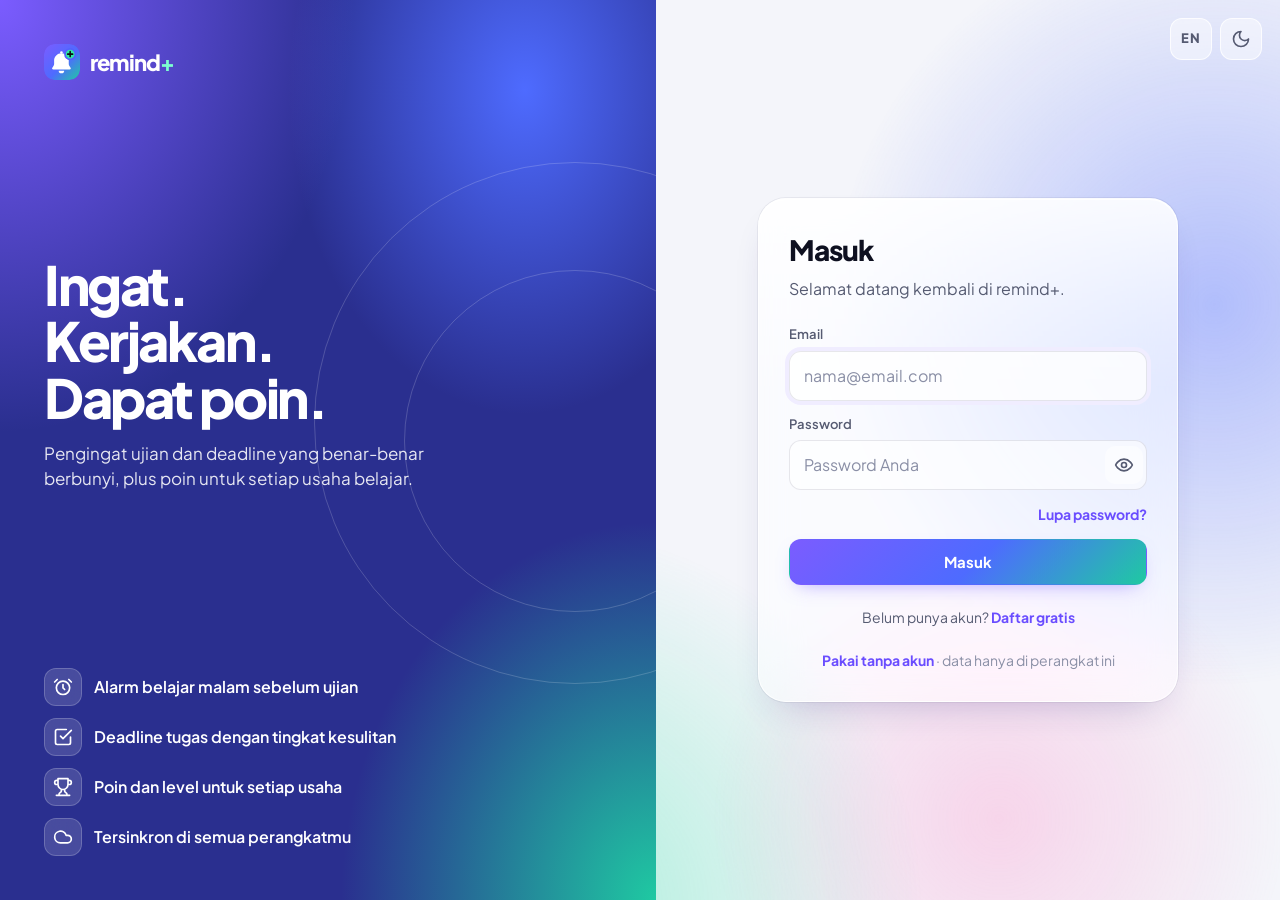
<file: index.html>
<!DOCTYPE html>
<html lang="id">
<head>
<meta charset="utf-8">
<meta name="viewport" content="width=device-width, initial-scale=1, viewport-fit=cover">
<title>remind+</title>
<meta name="description" content="remind+ — ingat ujian, kejar deadline, kumpulkan poin, naik level.">
<link rel="manifest" href="manifest.webmanifest">
<meta name="theme-color" content="#0A0B10" id="themeColor">
<meta name="mobile-web-app-capable" content="yes">
<meta name="apple-mobile-web-app-capable" content="yes">
<meta name="apple-mobile-web-app-status-bar-style" content="default">
<meta name="apple-mobile-web-app-title" content="remind+">
<link rel="icon" href="logo.svg" type="image/svg+xml">
<link rel="apple-touch-icon" href="apple-touch-icon.png">
<link rel="preconnect" href="https://fonts.googleapis.com">
<link rel="preconnect" href="https://fonts.gstatic.com" crossorigin>
<link rel="stylesheet" href="https://fonts.googleapis.com/css2?family=Plus+Jakarta+Sans:wght@400;500;600;700;800&display=swap">
<script>
/* Terapkan tema sebelum halaman tampil agar tidak berkedip */
(function(){var p='auto';try{p=localStorage.getItem('remindplus:theme')||'auto'}catch(e){}
var d=p==='dark'||(p==='auto'&&matchMedia('(prefers-color-scheme: dark)').matches);
document.documentElement.setAttribute('data-theme',d?'dark':'light');
var ac=null;try{ac=localStorage.getItem('remindplus:accent')}catch(e){}if(ac&&ac!=='ungu')document.documentElement.setAttribute('data-accent',ac);
var f={};try{f=JSON.parse(localStorage.getItem('remindplus:fx')||'{}')||{}}catch(e){}
document.documentElement.setAttribute('data-glass',f.glass===false?'off':'on');
document.documentElement.setAttribute('data-motion',f.motion===false?'off':'on');
var lite=f.lite===undefined?/remindplus-android/.test(navigator.userAgent):f.lite;document.documentElement.setAttribute('data-lite',lite?'on':'off');})();
</script>
<link rel="stylesheet" href="css/app.css">
</head>
<body>
<div class="aurora" aria-hidden="true"><i></i><i></i><i></i><i></i></div>
<div id="root"><div class="boot"><img src="logo.svg" alt="" width="64" height="64"></div></div>
<div id="toast" class="toast" hidden></div>
<div id="modal" class="modal" hidden></div>
<div id="alarm" class="alarm" hidden role="alertdialog" aria-live="assertive">
  <div class="alarm-ring"><svg viewBox="0 0 24 24" width="64" height="64" fill="none" stroke="currentColor" stroke-width="2" stroke-linecap="round" stroke-linejoin="round"><circle cx="12" cy="13" r="8"/><path d="M12 9v4l2 2M5 3 2 6M22 6l-3-3"/></svg></div>
  <h1 id="alT"></h1><p id="alB"></p>
  <div class="alarm-btns"><button class="a-primary" id="alGo">Buka</button><button id="alSn">Tunda 10 menit</button><button id="alOff">Matikan</button></div>
</div>
<script src="js/i18n.js"></script>
<script src="js/config.js"></script>
<script src="js/supa.js"></script>
<script src="js/qr.js"></script>
<script src="js/pdfsched.js"></script>
<script src="js/app.js"></script>
</body>
</html>
</file>
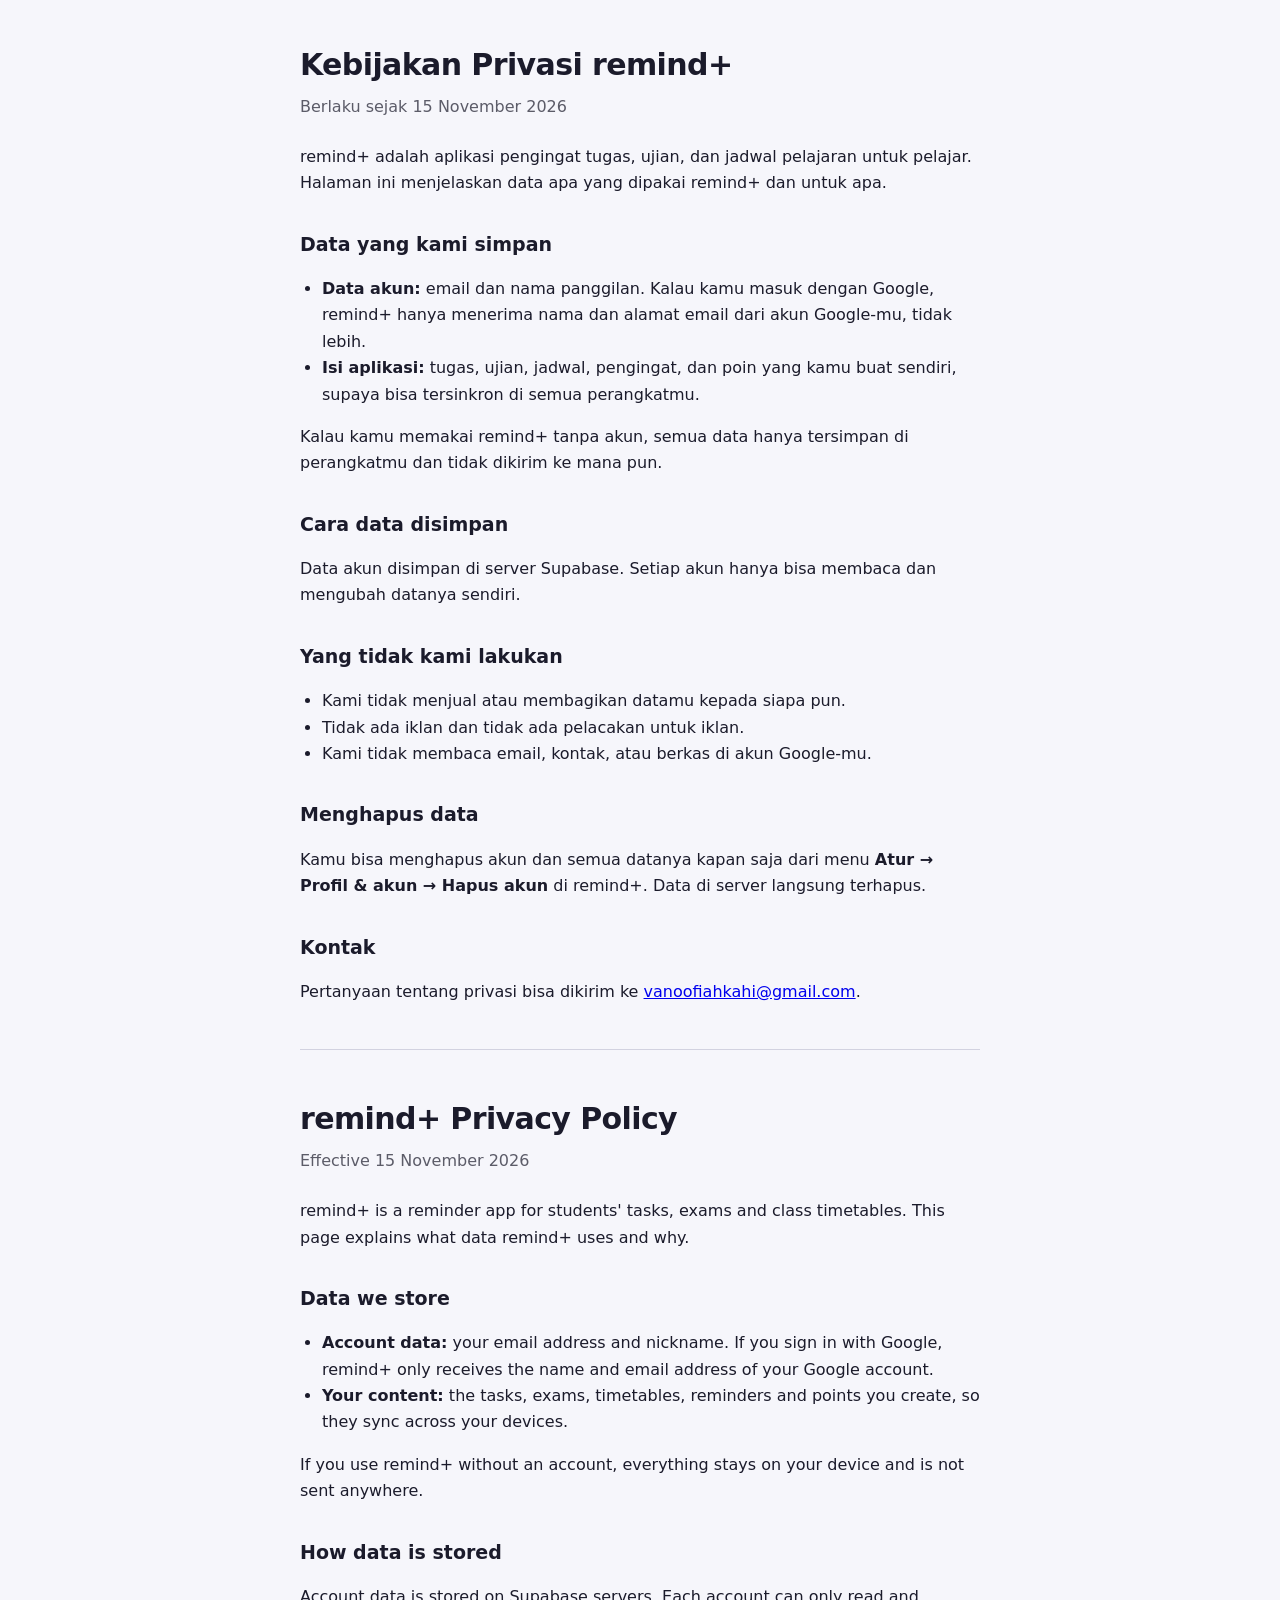
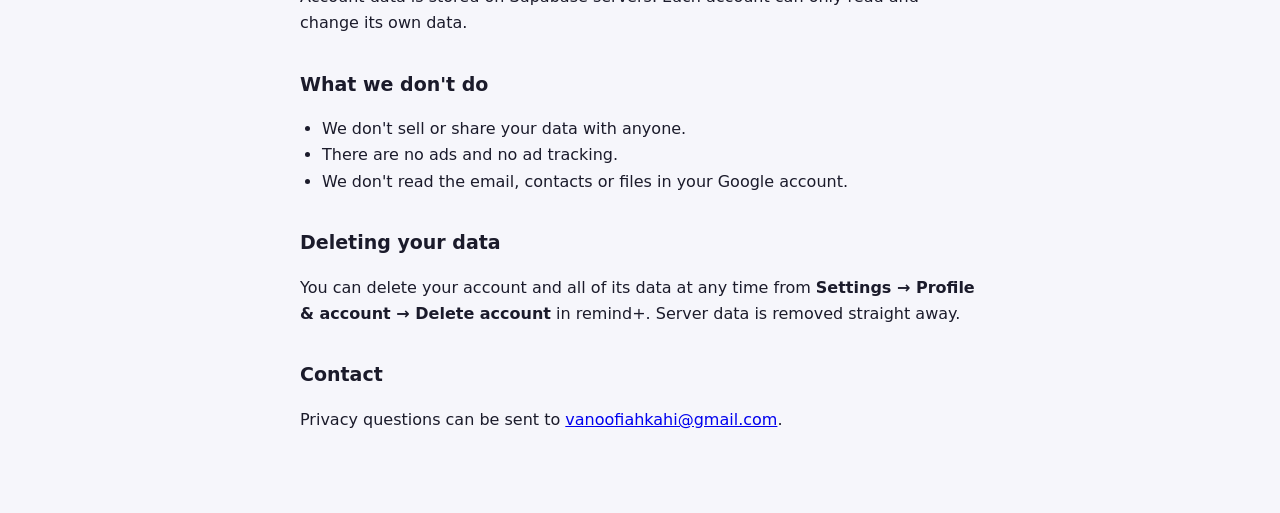
<file: privacy.html>
<!DOCTYPE html>
<html lang="id">
<head>
<meta charset="utf-8">
<meta name="viewport" content="width=device-width, initial-scale=1">
<title>Kebijakan Privasi · remind+</title>
<meta name="theme-color" content="#2B1E8C">
<link rel="icon" href="icon-192.png">
<style>
  :root { color-scheme: light dark; }
  body { margin: 0; font: 16px/1.65 system-ui, -apple-system, "Segoe UI", sans-serif; background: #f6f6fb; color: #1b1b2b; }
  @media (prefers-color-scheme: dark) { body { background: #0f1018; color: #e8e8f2; } a { color: #9db7ff; } }
  main { max-width: 680px; margin: 0 auto; padding: 40px 22px 64px; }
  h1 { font-size: 30px; letter-spacing: -.02em; margin: 0 0 4px; }
  h2 { font-size: 19px; margin: 32px 0 6px; }
  .muted { opacity: .7; margin: 0 0 24px; }
  hr { border: 0; border-top: 1px solid rgba(127,127,160,.3); margin: 44px 0; }
  ul { padding-left: 22px; }
</style>
</head>
<body>
<main>
  <h1>Kebijakan Privasi remind+</h1>
  <p class="muted">Berlaku sejak 15 November 2026</p>

  <p>remind+ adalah aplikasi pengingat tugas, ujian, dan jadwal pelajaran untuk pelajar. Halaman ini menjelaskan data apa yang dipakai remind+ dan untuk apa.</p>

  <h2>Data yang kami simpan</h2>
  <ul>
    <li><b>Data akun:</b> email dan nama panggilan. Kalau kamu masuk dengan Google, remind+ hanya menerima nama dan alamat email dari akun Google-mu, tidak lebih.</li>
    <li><b>Isi aplikasi:</b> tugas, ujian, jadwal, pengingat, dan poin yang kamu buat sendiri, supaya bisa tersinkron di semua perangkatmu.</li>
  </ul>
  <p>Kalau kamu memakai remind+ tanpa akun, semua data hanya tersimpan di perangkatmu dan tidak dikirim ke mana pun.</p>

  <h2>Cara data disimpan</h2>
  <p>Data akun disimpan di server Supabase. Setiap akun hanya bisa membaca dan mengubah datanya sendiri.</p>

  <h2>Yang tidak kami lakukan</h2>
  <ul>
    <li>Kami tidak menjual atau membagikan datamu kepada siapa pun.</li>
    <li>Tidak ada iklan dan tidak ada pelacakan untuk iklan.</li>
    <li>Kami tidak membaca email, kontak, atau berkas di akun Google-mu.</li>
  </ul>

  <h2>Menghapus data</h2>
  <p>Kamu bisa menghapus akun dan semua datanya kapan saja dari menu <b>Atur → Profil &amp; akun → Hapus akun</b> di remind+. Data di server langsung terhapus.</p>

  <h2>Kontak</h2>
  <p>Pertanyaan tentang privasi bisa dikirim ke <a href="mailto:vanoofiahkahi@gmail.com">vanoofiahkahi@gmail.com</a>.</p>

  <hr>

  <h1>remind+ Privacy Policy</h1>
  <p class="muted">Effective 15 November 2026</p>

  <p>remind+ is a reminder app for students' tasks, exams and class timetables. This page explains what data remind+ uses and why.</p>

  <h2>Data we store</h2>
  <ul>
    <li><b>Account data:</b> your email address and nickname. If you sign in with Google, remind+ only receives the name and email address of your Google account.</li>
    <li><b>Your content:</b> the tasks, exams, timetables, reminders and points you create, so they sync across your devices.</li>
  </ul>
  <p>If you use remind+ without an account, everything stays on your device and is not sent anywhere.</p>

  <h2>How data is stored</h2>
  <p>Account data is stored on Supabase servers. Each account can only read and change its own data.</p>

  <h2>What we don't do</h2>
  <ul>
    <li>We don't sell or share your data with anyone.</li>
    <li>There are no ads and no ad tracking.</li>
    <li>We don't read the email, contacts or files in your Google account.</li>
  </ul>

  <h2>Deleting your data</h2>
  <p>You can delete your account and all of its data at any time from <b>Settings → Profile &amp; account → Delete account</b> in remind+. Server data is removed straight away.</p>

  <h2>Contact</h2>
  <p>Privacy questions can be sent to <a href="mailto:vanoofiahkahi@gmail.com">vanoofiahkahi@gmail.com</a>.</p>
</main>
</body>
</html>
</file>
<file: css/app.css>
/* remind+ — design system
   Dua wajah: gelap modern (aksen neon) dan terang bersih. Dipilih di Pengaturan → Tampilan. */

/* Warna aksen (dipilih di Atur → Tampilan) */
:root, [data-accent="ungu"] { --a0: 123 92 255; --a1: 106 77 255; --a2: 140 116 255; --g2: 78 107 255; --g3: 31 201 162; }
[data-accent="biru"] { --a0: 59 130 246; --a1: 29 99 235; --a2: 96 165 250; --g2: 6 160 225; --g3: 45 212 191; }
[data-accent="hijau"] { --a0: 16 185 129; --a1: 4 140 98; --a2: 52 211 153; --g2: 13 148 136; --g3: 132 204 22; }
[data-accent="pink"] { --a0: 236 72 153; --a1: 214 36 120; --a2: 244 114 182; --g2: 168 85 247; --g3: 251 113 133; }
[data-accent="oranye"] { --a0: 249 115 22; --a1: 216 80 10; --a2: 251 146 60; --g2: 239 68 68; --g3: 245 170 11; }
[data-accent="merah"] { --a0: 239 68 68; --a1: 214 34 34; --a2: 248 113 113; --g2: 225 29 72; --g3: 249 115 22; }
:root {
  --font: "Plus Jakarta Sans", system-ui, -apple-system, "Segoe UI", Roboto, sans-serif;
  --r-xs: 8px; --r-sm: 12px; --r: 16px; --r-lg: 22px; --r-xl: 28px;
  --grad: linear-gradient(135deg, rgb(var(--a0)) 0%, rgb(var(--g2)) 52%, rgb(var(--g3)) 100%);
  --grad-soft: linear-gradient(135deg, rgb(var(--a0) / .16), rgb(var(--g3) / .12));
  --side: 260px;
  --ease: cubic-bezier(.2,.8,.2,1);
}
[data-theme="light"] {
  color-scheme: light;
  --bg: #F4F5FA; --bg-glow: radial-gradient(900px 500px at 100% -10%, rgb(var(--a0) / .10), transparent 60%), radial-gradient(700px 400px at -10% 110%, rgb(var(--g3) / .08), transparent 60%);
  --surface: #FFFFFF; --surface-2: #F7F8FC; --surface-3: #EEF0F7;
  --line: #E3E6EF; --line-2: #D5D9E5;
  --text: #0E1020; --text-2: #565B72; --text-3: #8A8FA6;
  --brand: rgb(var(--a1)); --brand-ink: #FFFFFF; --brand-soft: color-mix(in srgb, rgb(var(--a1)) 10%, #fff); --brand-line: color-mix(in srgb, rgb(var(--a1)) 24%, #fff);
  --mint: #0FA67A; --mint-soft: #E0F7EF;
  --warn: #C26A00; --warn-soft: #FFF2DE;
  --danger: #DC3B44; --danger-soft: #FDEBEC;
  --shadow: 0 1px 2px rgba(16,20,40,.04), 0 8px 24px -12px rgba(16,20,40,.12);
  --shadow-lg: 0 24px 60px -20px rgba(30,20,90,.28);
  --btn-glow: 0 8px 20px -10px rgb(var(--a1) / .55);
  --inner: none;
}
[data-theme="dark"] {
  color-scheme: dark;
  --bg: #090A0F; --bg-glow: radial-gradient(900px 520px at 105% -10%, rgb(var(--a0) / .22), transparent 60%), radial-gradient(700px 420px at -10% 110%, rgba(46,230,166,.10), transparent 60%);
  --surface: #12141C; --surface-2: #171A24; --surface-3: #1E2230;
  --line: #232838; --line-2: #2E3447;
  --text: #F3F4F9; --text-2: #A6ABC0; --text-3: #6F758C;
  --brand: rgb(var(--a2)); --brand-ink: #FFFFFF; --brand-soft: rgb(var(--a2) / .15); --brand-line: rgb(var(--a2) / .35);
  --mint: #2EE6A6; --mint-soft: rgba(46,230,166,.12);
  --warn: #FFB547; --warn-soft: rgba(255,181,71,.12);
  --danger: #FF6B71; --danger-soft: rgba(255,107,113,.13);
  --shadow: 0 1px 0 rgba(255,255,255,.03) inset, 0 10px 30px -18px rgba(0,0,0,.8);
  --shadow-lg: 0 30px 80px -24px rgba(0,0,0,.85);
  --btn-glow: 0 10px 28px -10px rgb(var(--a2) / .75);
  --inner: inset 0 1px 0 rgba(255,255,255,.04);
}

* { box-sizing: border-box; }
html, body { margin: 0; min-height: 100%; }
body {
  font-family: var(--font); font-size: 16px; line-height: 1.5; color: var(--text);
  background: var(--bg); background-image: var(--bg-glow); background-attachment: fixed;
  -webkit-font-smoothing: antialiased; -webkit-tap-highlight-color: transparent;
}
button, input, select, textarea { font: inherit; color: inherit; }
a { color: var(--brand); text-decoration: none; }
[hidden] { display: none !important; }
.num { font-variant-numeric: tabular-nums; }
.ic { width: 20px; height: 20px; flex: none; }
.muted { color: var(--text-2); }
.faint { color: var(--text-3); }
.small { font-size: 13px; }
.grad-text { background: var(--grad); -webkit-background-clip: text; background-clip: text; color: transparent; }

.boot { min-height: 100vh; display: grid; place-items: center; }
.boot img { animation: pulse 1.4s var(--ease) infinite; }
@keyframes pulse { 50% { transform: scale(.92); opacity: .7; } }

/* ---------- Wordmark ---------- */
.brand { display: flex; align-items: center; gap: 10px; font-weight: 800; letter-spacing: -.035em; font-size: 22px; color: var(--text); }
.brand img { width: 36px; height: 36px; border-radius: 11px; }
.brand b { background: var(--grad); -webkit-background-clip: text; background-clip: text; color: transparent; font-weight: 800; }

/* ---------- Tombol ---------- */
.btn {
  display: inline-flex; align-items: center; justify-content: center; gap: 8px;
  min-height: 46px; padding: 0 18px; border-radius: var(--r-sm); border: 1px solid transparent;
  background: var(--brand); color: var(--brand-ink); font-weight: 700; font-size: 15px; cursor: pointer;
  box-shadow: var(--btn-glow); transition: transform .15s var(--ease), filter .15s, background .15s;
  white-space: nowrap; text-decoration: none;
}
.btn:hover { filter: brightness(1.06); }
.btn:active { transform: scale(.97); }
.btn:disabled { opacity: .45; cursor: not-allowed; box-shadow: none; filter: none; transform: none; }
.btn.grad { background: var(--grad); }
.btn.ghost { background: transparent; color: var(--text); border-color: var(--line-2); box-shadow: none; }
.btn.ghost:hover { background: var(--surface-2); }
.btn.soft { background: var(--brand-soft); color: var(--brand); box-shadow: none; }
.btn.mint { background: var(--mint); color: #04130E; box-shadow: none; }
[data-theme="light"] .btn.mint { color: #fff; }
.btn.danger { background: transparent; color: var(--danger); border-color: var(--line-2); box-shadow: none; }
.btn.danger:hover { background: var(--danger-soft); border-color: transparent; }
.btn.danger.solid { background: var(--danger); color: #fff; border-color: transparent; }
.btn.alarm-btn { background: #E5263B; color: #fff; box-shadow: 0 8px 20px -10px rgba(229,38,59,.7); }
.btn.sm { min-height: 38px; padding: 0 12px; font-size: 14px; border-radius: 10px; }
.btn.block { width: 100%; }
.icon-btn {
  display: inline-grid; place-items: center; width: 42px; height: 42px; border-radius: 12px;
  background: transparent; border: 1px solid var(--line); color: var(--text-2); cursor: pointer; transition: .15s;
}
.icon-btn:hover { background: var(--surface-2); color: var(--text); }
.icon-btn.sm { width: 38px; height: 38px; border-radius: 10px; }
.icon-btn.danger:hover { color: var(--danger); background: var(--danger-soft); border-color: transparent; }

/* ---------- Formulir ---------- */
.field { display: flex; flex-direction: column; gap: 6px; min-width: 0; }
.field > span { font-size: 13px; font-weight: 600; color: var(--text-2); }
.input, select.input, textarea.input {
  width: 100%; min-height: 48px; padding: 12px 14px; border-radius: var(--r-sm);
  border: 1px solid var(--line-2); background: var(--surface-2); color: var(--text); outline: none;
  transition: border-color .15s, box-shadow .15s, background .15s;
}
.input::placeholder { color: var(--text-3); }
.input:focus { border-color: var(--brand); box-shadow: 0 0 0 4px var(--brand-soft); background: var(--surface); }
.input-wrap { position: relative; }
.input-wrap .input { padding-right: 48px; }
.input-wrap .eye { position: absolute; right: 4px; top: 50%; transform: translateY(-50%); border: 0; }
.form-row { display: flex; gap: 12px; align-items: flex-end; flex-wrap: wrap; }
.form-row > .field { flex: 1 1 180px; }
.form-row > .grow2 { flex: 2 1 260px; }
.form-row > .btn { flex: none; }
.switch { display: flex; align-items: center; gap: 12px; cursor: pointer; font-weight: 600; }
.switch input { appearance: none; width: 46px; height: 28px; border-radius: 99px; background: var(--line-2); position: relative; cursor: pointer; transition: .2s; flex: none; margin: 0; }
.switch input::after { content: ""; position: absolute; top: 3px; left: 3px; width: 22px; height: 22px; border-radius: 50%; background: #fff; transition: .2s var(--ease); box-shadow: 0 1px 3px rgba(0,0,0,.3); }
.switch input:checked { background: var(--brand); }
.switch input:checked::after { left: 21px; }

/* ---------- Kartu ---------- */
.card { background: var(--surface); border: 1px solid var(--line); border-radius: var(--r-lg); padding: 22px; box-shadow: var(--shadow); }
.card h2, .h2 { font-size: 18px; font-weight: 800; letter-spacing: -.02em; margin: 0 0 4px; }
.card .sub { color: var(--text-2); font-size: 14px; margin: 0 0 16px; }
.card-head { display: flex; align-items: center; justify-content: space-between; gap: 12px; margin-bottom: 14px; }
.card-head h2 { margin: 0; }
.stack { display: flex; flex-direction: column; gap: 16px; }
.grid { display: grid; gap: 16px; }
.g2 { grid-template-columns: repeat(2, minmax(0, 1fr)); }
.g3 { grid-template-columns: repeat(3, minmax(0, 1fr)); }
.g4 { grid-template-columns: repeat(4, minmax(0, 1fr)); }
.span2 { grid-column: span 2; }
.sec-title { display: flex; align-items: baseline; justify-content: space-between; gap: 10px; margin: 26px 0 12px; }
.sec-title h3 { margin: 0; font-size: 16px; font-weight: 800; letter-spacing: -.01em; }
.sec-title .count { color: var(--text-3); font-weight: 600; }

/* ---------- Chip ---------- */
.chip { display: inline-flex; align-items: center; gap: 5px; height: 26px; padding: 0 10px; border-radius: 99px; font-size: 12.5px; font-weight: 700; background: var(--surface-3); color: var(--text-2); white-space: nowrap; }
.chip .ic { width: 14px; height: 14px; }
.chip.brand { background: var(--brand-soft); color: var(--brand); }
.chip.mint { background: var(--mint-soft); color: var(--mint); }
.chip.warn { background: var(--warn-soft); color: var(--warn); }
.chip.danger { background: var(--danger-soft); color: var(--danger); }

/* ---------- Segmented ---------- */
.seg { display: inline-flex; padding: 4px; gap: 4px; background: var(--surface-3); border-radius: 14px; flex-wrap: wrap; }
.seg button { border: 0; background: transparent; color: var(--text-2); font-weight: 700; font-size: 14px; padding: 8px 14px; border-radius: 10px; cursor: pointer; display: inline-flex; align-items: center; gap: 6px; min-height: 38px; }
.seg button.on { background: var(--surface); color: var(--text); box-shadow: 0 1px 3px rgba(0,0,0,.12); }
[data-theme="dark"] .seg button.on { background: var(--line-2); }
.seg.full { display: flex; }
.seg.full button { flex: 1; justify-content: center; }

/* ---------- Layout aplikasi ---------- */
.app { display: grid; grid-template-columns: var(--side) minmax(0, 1fr); min-height: 100vh; }
.side {
  position: sticky; top: 0; height: 100vh; padding: 22px 16px; display: flex; flex-direction: column; gap: 6px;
  border-right: 1px solid var(--line); background: color-mix(in srgb, var(--surface) 70%, transparent); backdrop-filter: blur(16px);
}
.side .brand { padding: 4px 10px 22px; }
.nav-item {
  display: flex; align-items: center; gap: 12px; width: 100%; padding: 12px 14px; border-radius: 14px; border: 0;
  background: transparent; color: var(--text-2); font-weight: 700; font-size: 15px; cursor: pointer; text-align: left; transition: .15s; position: relative;
}
.nav-item:hover { background: var(--surface-2); color: var(--text); }
.nav-item.on { background: var(--brand-soft); color: var(--brand); }
.nav-item.on::before { content: ""; position: absolute; left: -16px; top: 10px; bottom: 10px; width: 4px; border-radius: 0 4px 4px 0; background: var(--grad); }
.nav-item .dot { margin-left: auto; min-width: 22px; height: 22px; padding: 0 6px; border-radius: 99px; background: var(--danger); color: #fff; font-size: 12px; display: grid; place-items: center; }
.side-foot { margin-top: auto; display: flex; flex-direction: column; gap: 10px; }
.me { display: flex; align-items: center; gap: 12px; padding: 12px; border-radius: 16px; border: 1px solid var(--line); background: var(--surface); cursor: pointer; text-align: left; width: 100%; }
.me:hover { border-color: var(--line-2); }
.me .who { min-width: 0; flex: 1; }
.me .who b { display: block; font-size: 14px; white-space: nowrap; overflow: hidden; text-overflow: ellipsis; }
.me .who span { display: block; font-size: 12px; color: var(--text-3); white-space: nowrap; overflow: hidden; text-overflow: ellipsis; }
.avatar { width: 40px; height: 40px; border-radius: 13px; background: var(--grad); color: #fff; display: grid; place-items: center; font-weight: 800; font-size: 16px; flex: none; }
.avatar.lg { width: 64px; height: 64px; border-radius: 20px; font-size: 26px; }
.sync { display: flex; align-items: center; gap: 8px; font-size: 12.5px; color: var(--text-3); padding: 0 8px; }
.sync i { width: 8px; height: 8px; border-radius: 50%; background: var(--text-3); flex: none; }
.sync.ok i { background: var(--mint); box-shadow: 0 0 0 4px var(--mint-soft); }
.sync.busy i { background: var(--brand); animation: blink 1s infinite; }
.sync.warn i { background: var(--warn); }
.sync.err i { background: var(--danger); }
@keyframes blink { 50% { opacity: .3; } }

.main { min-width: 0; padding: 26px 34px 60px; max-width: 1240px; width: 100%; }
.top { display: flex; align-items: center; justify-content: space-between; gap: 16px; margin-bottom: 22px; }
.top h1 { margin: 0; font-size: 28px; font-weight: 800; letter-spacing: -.035em; line-height: 1.15; }
.top .hello { color: var(--text-2); font-size: 14px; font-weight: 600; margin-bottom: 2px; }
.top-actions { display: flex; gap: 8px; align-items: center; }
.mobile-brand { display: none; }

.bottom-nav { display: none; }

/* ---------- Hero & statistik ---------- */
.hero {
  position: relative; overflow: hidden; border-radius: var(--r-xl); padding: 26px; color: #fff;
  background: radial-gradient(120% 140% at 0% 0%, rgb(var(--a0)) 0%, transparent 55%), radial-gradient(110% 120% at 100% 100%, rgb(var(--g3)) 0%, transparent 55%), rgb(var(--g2));
  box-shadow: var(--shadow-lg);
}
.hero::after { content: ""; position: absolute; right: -60px; top: -60px; width: 220px; height: 220px; border-radius: 50%; border: 36px solid rgba(255,255,255,.08); }
.hero .lbl { font-size: 14px; font-weight: 600; opacity: .85; }
.hero .big { font-size: 56px; font-weight: 800; letter-spacing: -.045em; line-height: 1.05; margin: 4px 0 6px; }
.hero .big small { font-size: 18px; font-weight: 700; letter-spacing: 0; opacity: .8; margin-left: 6px; }
.hero .meta { font-size: 14px; opacity: .85; }
.hero .acts { display: flex; gap: 10px; margin-top: 18px; flex-wrap: wrap; position: relative; z-index: 1; }
.hero .btn { background: rgba(255,255,255,.95); color: #2B1E8C; box-shadow: none; }
.hero .btn.glass { background: rgba(255,255,255,.16); color: #fff; border: 1px solid rgba(255,255,255,.28); }

.level { display: flex; align-items: center; gap: 18px; }
.ring { position: relative; width: 96px; height: 96px; flex: none; }
.ring svg { transform: rotate(-90deg); }
.ring .track { stroke: var(--surface-3); }
.ring .val { stroke: url(#ringGrad); transition: stroke-dashoffset .6s var(--ease); }
.ring .lv { position: absolute; inset: 0; display: grid; place-items: center; text-align: center; font-weight: 800; font-size: 22px; line-height: 1; }
.ring .lv small { display: block; font-size: 10.5px; font-weight: 700; color: var(--text-3); letter-spacing: .06em; text-transform: uppercase; margin-bottom: 3px; }
.level h3 { margin: 0; font-size: 20px; font-weight: 800; letter-spacing: -.02em; }

.stat { padding: 18px; }
.stat .ico { width: 40px; height: 40px; border-radius: 12px; display: grid; place-items: center; margin-bottom: 12px; }
.stat .v { font-size: 26px; font-weight: 800; letter-spacing: -.03em; line-height: 1.1; }
.stat .l { font-size: 13px; color: var(--text-2); font-weight: 600; }
.t-brand { background: var(--brand-soft); color: var(--brand); }
.t-mint { background: var(--mint-soft); color: var(--mint); }
.t-warn { background: var(--warn-soft); color: var(--warn); }
.t-danger { background: var(--danger-soft); color: var(--danger); }

/* ---------- Daftar ---------- */
.list { display: flex; flex-direction: column; gap: 10px; }
.item {
  display: flex; flex-wrap: wrap; align-items: center; gap: 14px; padding: 14px 16px; border-radius: var(--r);
  background: var(--surface); border: 1px solid var(--line); box-shadow: var(--inner); transition: border-color .15s, transform .15s;
}
.item:hover { border-color: var(--line-2); }
.item .lead { width: 44px; height: 44px; border-radius: 13px; display: grid; place-items: center; flex: none; }
/* Judul selalu kebagian ruang; kalau tombol tidak muat, tombol turun ke baris bawah */
.item .body { flex: 1 1 260px; min-width: min(260px, calc(100% - 60px)); }
.item .ttl { font-weight: 700; overflow-wrap: anywhere; }
.item .meta { display: flex; gap: 6px; flex-wrap: wrap; align-items: center; margin-top: 6px; }
.item .pts { font-weight: 800; font-size: 17px; white-space: nowrap; }
.item .acts { display: flex; gap: 8px; flex-wrap: wrap; justify-content: flex-end; align-items: center; margin-left: auto; max-width: 100%; }
.item.done { opacity: .62; }
.item.done .ttl { text-decoration: line-through; }
.check {
  width: 30px; height: 30px; border-radius: 10px; border: 2px solid var(--line-2); background: transparent; cursor: pointer;
  display: grid; place-items: center; flex: none; color: transparent; transition: .15s;
}
.check:hover { border-color: var(--mint); color: var(--mint); }
.check.on { background: var(--mint); border-color: var(--mint); color: #fff; }
.plus { color: var(--mint); }
.minus { color: var(--danger); }
.empty { text-align: center; padding: 36px 20px; border: 1.5px dashed var(--line-2); border-radius: var(--r-lg); color: var(--text-2); }
.empty .ic { width: 36px; height: 36px; color: var(--text-3); margin-bottom: 8px; }
.empty b { display: block; color: var(--text); margin-bottom: 4px; }
.inline-edit { width: 100%; display: flex; gap: 8px; flex-wrap: wrap; margin-top: 10px; }
.inline-edit .input { flex: 1 1 220px; min-height: 42px; }

/* ---------- Peringatan ---------- */
.alerts { display: flex; flex-direction: column; gap: 10px; margin-bottom: 18px; }
.alerts:empty { display: none; }
.alert { display: flex; align-items: center; gap: 14px; flex-wrap: wrap; padding: 14px 16px; border-radius: var(--r); border: 1px solid transparent; }
.alert .ico { width: 40px; height: 40px; border-radius: 12px; display: grid; place-items: center; flex: none; background: rgba(255,255,255,.4); }
[data-theme="dark"] .alert .ico { background: rgba(255,255,255,.06); }
.alert .body { flex: 1 1 220px; min-width: 0; }
.alert b { display: block; }
.alert .acts { display: flex; gap: 8px; flex-wrap: wrap; }
.alert.warn { background: var(--warn-soft); color: var(--text); }
.alert.warn .ico { color: var(--warn); }
.alert.danger { background: var(--danger-soft); }
.alert.danger .ico { color: var(--danger); }
.alert.info { background: var(--brand-soft); }
.alert.info .ico { color: var(--brand); }

/* ---------- Timer ---------- */
.timer-wrap { display: grid; place-items: center; padding: 10px 0 4px; }
.timer-ring { position: relative; width: min(300px, 70vw); aspect-ratio: 1; }
.timer-ring svg { width: 100%; height: 100%; transform: rotate(-90deg); }
.timer-ring .track { stroke: var(--surface-3); }
.timer-ring .val { stroke: url(#ringGrad); transition: stroke-dashoffset .9s linear; }
.timer-ring .center { position: absolute; inset: 0; display: grid; place-items: center; text-align: center; }
.timer-ring .t { font-size: clamp(40px, 7vw, 58px); font-weight: 800; letter-spacing: -.04em; line-height: 1; }
.timer-ring .s { font-size: 13px; color: var(--text-2); font-weight: 600; margin-top: 8px; }
.timer-acts { display: flex; gap: 10px; justify-content: center; flex-wrap: wrap; margin-top: 18px; }
.calc { display: flex; align-items: center; justify-content: space-between; gap: 10px; padding: 14px 16px; border-radius: var(--r); background: var(--grad-soft); border: 1px solid var(--brand-line); margin: 14px 0; }
.calc b { font-size: 26px; font-weight: 800; letter-spacing: -.03em; }

/* ---------- Tabel pengaturan ---------- */
.rows { display: flex; flex-direction: column; gap: 8px; }
.rows .r { display: flex; gap: 8px; align-items: center; }
.rows .r .input { min-height: 44px; padding: 10px 12px; }
.rows .r .w-num { flex: 0 0 120px; }
.theme-pick { display: grid; grid-template-columns: repeat(3, 1fr); gap: 10px; }
.theme-pick button { border: 2px solid var(--line); background: var(--surface-2); border-radius: var(--r); padding: 12px; cursor: pointer; font-weight: 700; display: flex; flex-direction: column; align-items: center; gap: 10px; color: var(--text-2); }
.theme-pick button.on { border-color: var(--brand); color: var(--text); box-shadow: 0 0 0 4px var(--brand-soft); }
.theme-pick .sw { width: 100%; height: 54px; border-radius: 10px; border: 1px solid var(--line); }
.sw-light { background: linear-gradient(135deg, #fff 50%, #F4F5FA 50%); }
.sw-dark { background: linear-gradient(135deg, #12141C 50%, #090A0F 50%); }
.sw-auto { background: linear-gradient(135deg, #fff 50%, #12141C 50%); }

/* ---------- Layar masuk ---------- */
.auth { min-height: 100vh; display: grid; grid-template-columns: 1.05fr 1fr; }
.auth-art {
  position: relative; overflow: hidden; padding: 44px; color: #fff; display: flex; flex-direction: column; justify-content: space-between;
  background: radial-gradient(90% 80% at 0% 0%, rgb(var(--a0)) 0%, transparent 60%), radial-gradient(80% 70% at 100% 100%, rgb(var(--g3)) 0%, transparent 60%), radial-gradient(60% 60% at 80% 10%, rgb(var(--g2)) 0%, transparent 60%), #2A2F8F;
}
.auth-art::before, .auth-art::after { content: ""; position: absolute; border-radius: 50%; border: 1px solid rgba(255,255,255,.18); }
.auth-art::before { width: 520px; height: 520px; right: -180px; top: 18%; }
.auth-art::after { width: 340px; height: 340px; right: -90px; top: 30%; }
.auth-art .brand { color: #fff; position: relative; z-index: 1; }
.auth-art .brand b { background: none; color: #7CFFD0; -webkit-text-fill-color: #7CFFD0; }
.auth-art h1 { font-size: clamp(34px, 4.4vw, 54px); line-height: 1.04; letter-spacing: -.045em; margin: 0 0 16px; font-weight: 800; position: relative; z-index: 1; }
.auth-art p { font-size: 17px; opacity: .88; max-width: 440px; margin: 0; position: relative; z-index: 1; }
.feat { display: flex; flex-direction: column; gap: 12px; position: relative; z-index: 1; }
.feat div { display: flex; align-items: center; gap: 12px; font-weight: 600; }
.feat .fi { width: 38px; height: 38px; border-radius: 12px; display: grid; place-items: center; background: rgba(255,255,255,.14); border: 1px solid rgba(255,255,255,.2); backdrop-filter: blur(8px); }
.auth-form { display: grid; place-items: center; padding: 32px 24px; position: relative; }
.auth-card { width: min(420px, 100%); }
.auth-card h2 { font-size: 28px; font-weight: 800; letter-spacing: -.035em; margin: 0 0 6px; }
.auth-card .sub { color: var(--text-2); margin: 0 0 24px; }
.auth-card form { display: flex; flex-direction: column; gap: 14px; }
.auth-card .err { color: var(--danger); background: var(--danger-soft); padding: 10px 12px; border-radius: 10px; font-size: 14px; font-weight: 600; }
.auth-card .ok { color: var(--mint); background: var(--mint-soft); padding: 10px 12px; border-radius: 10px; font-size: 14px; font-weight: 600; }
.auth-links { display: flex; justify-content: space-between; gap: 10px; flex-wrap: wrap; font-size: 14px; font-weight: 600; }
.auth-links button, .linkish { background: none; border: 0; padding: 0; color: var(--brand); font-weight: 700; cursor: pointer; }
.auth-or { display: flex; align-items: center; gap: 12px; margin: 18px 0 14px; color: var(--text-3); font-size: 13px; font-weight: 600; }
.auth-or::before, .auth-or::after { content: ""; flex: 1; height: 1px; background: var(--line-2); }
.auth-foot { margin-top: 22px; text-align: center; color: var(--text-2); font-size: 14px; }
.auth-theme { position: absolute; top: 18px; right: 18px; display: flex; gap: 8px; z-index: 2; }
.lang-btn { font-weight: 800; font-size: 13px; letter-spacing: .04em; }
.divider { display: flex; align-items: center; gap: 12px; color: var(--text-3); font-size: 13px; margin: 6px 0; }
.divider::before, .divider::after { content: ""; flex: 1; height: 1px; background: var(--line); }
.notice { padding: 14px 16px; border-radius: var(--r); background: var(--warn-soft); font-size: 14px; margin-bottom: 18px; }
.notice b { display: block; margin-bottom: 2px; }

/* ---------- Modal & toast ---------- */
.modal { position: fixed; inset: 0; z-index: 60; display: grid; place-items: center; padding: 20px; background: rgba(5,6,12,.55); backdrop-filter: blur(6px); animation: fade .15s; }
.modal .box { width: min(460px, 100%); background: var(--surface); border: 1px solid var(--line); border-radius: var(--r-xl); padding: 24px; box-shadow: var(--shadow-lg); animation: pop .2s var(--ease); }
.modal h3 { margin: 0 0 8px; font-size: 20px; font-weight: 800; letter-spacing: -.02em; }
.modal p { margin: 0 0 6px; color: var(--text-2); }
.modal .acts { display: flex; gap: 10px; justify-content: flex-end; margin-top: 20px; flex-wrap: wrap; }
@keyframes fade { from { opacity: 0; } }
@keyframes pop { from { opacity: 0; transform: translateY(8px) scale(.98); } }
.toast { position: fixed; left: 50%; bottom: 28px; transform: translateX(-50%); z-index: 70; background: var(--text); color: var(--bg); padding: 12px 18px; border-radius: 14px; font-weight: 700; font-size: 15px; box-shadow: var(--shadow-lg); max-width: calc(100vw - 32px); animation: pop .2s var(--ease); }

/* ---------- Alarm darurat ---------- */
.alarm { position: fixed; inset: 0; z-index: 90; display: flex; flex-direction: column; align-items: center; justify-content: center; gap: 16px; padding: 24px; text-align: center; color: #fff; background: #B3122A; animation: siren 1s steps(2) infinite; }
@keyframes siren { 50% { background: #6E0716; } }
.alarm h1 { font-size: clamp(30px, 6vw, 54px); margin: 0; letter-spacing: -.03em; line-height: 1.1; }
.alarm p { font-size: 19px; margin: 0; max-width: 640px; opacity: .95; }
.alarm-ring { width: 120px; height: 120px; border-radius: 50%; display: grid; place-items: center; background: rgba(255,255,255,.14); animation: shake .5s infinite; }
@keyframes shake { 25% { transform: rotate(-8deg); } 75% { transform: rotate(8deg); } }
.alarm-btns { display: flex; gap: 12px; flex-wrap: wrap; justify-content: center; margin-top: 8px; }
.alarm-btns button { min-height: 60px; padding: 0 26px; border-radius: 16px; font-size: 18px; font-weight: 800; cursor: pointer; background: transparent; color: #fff; border: 2px solid #fff; }
.alarm-btns .a-primary { background: #fff; color: #B3122A; }

/* ---------- Grid halaman ---------- */
.g-home { grid-template-columns: minmax(0, 1.35fr) minmax(0, 1fr); }
.g-study { grid-template-columns: minmax(0, 1.25fr) minmax(0, 1fr); align-items: start; }
.avatar.mobile-brand { display: none; }

/* ---------- Responsif ---------- */
@media (max-width: 1100px) {
  :root { --side: 228px; }
  .main { padding: 22px 24px 60px; }
  .g4 { grid-template-columns: repeat(2, minmax(0, 1fr)); }
}
@media (max-width: 900px) {
  .app { grid-template-columns: 1fr; }
  .side { display: none; }
  .main { padding: 18px 18px 110px; }
  .mobile-brand { display: flex; }
  .avatar.mobile-brand { display: grid; }
  .g-home, .g-study { grid-template-columns: 1fr; }
  .top { flex-wrap: wrap; }
  .bottom-nav {
    display: flex; position: fixed; left: 12px; right: 12px; bottom: 12px; z-index: 40; padding: 6px;
    background: color-mix(in srgb, var(--surface) 88%, transparent); backdrop-filter: blur(18px);
    border: 1px solid var(--line); border-radius: 22px; box-shadow: var(--shadow-lg);
    padding-bottom: calc(6px + env(safe-area-inset-bottom, 0px));
  }
  .bottom-nav button { flex: 1; display: flex; flex-direction: column; align-items: center; gap: 3px; padding: 8px 2px; border: 0; background: transparent; color: var(--text-3); font-size: 11.5px; font-weight: 700; border-radius: 16px; cursor: pointer; position: relative; }
  .bottom-nav button.on { color: var(--brand); background: var(--brand-soft); }
  .bottom-nav .dot { position: absolute; top: 4px; right: calc(50% - 20px); width: 9px; height: 9px; border-radius: 50%; background: var(--danger); }
  .g2 { grid-template-columns: 1fr; }
  .span2 { grid-column: auto; }
  .auth { grid-template-columns: 1fr; grid-template-rows: auto 1fr; }
  .auth-form { padding-top: 78px; }
  .auth-art { padding: 28px 24px 30px; min-height: auto; gap: 26px; }
  .auth-art .feat { display: none; }
  .auth-art h1 { font-size: 34px; margin-bottom: 8px; }
  .auth-art p { font-size: 15px; }
  .hero .big { font-size: 46px; }
}
@media (max-width: 560px) {
  .g4 { grid-template-columns: repeat(2, minmax(0, 1fr)); }
  .g3 { grid-template-columns: 1fr; }
  .bottom-nav button span { display: none; }
  .bottom-nav button { padding: 12px 2px; }
  .item { flex-wrap: wrap; }
  .item .acts { width: 100%; justify-content: flex-start; padding-left: 58px; }
  .item .body { flex: 1 1 0; min-width: 0; }
  .top h1 { font-size: 24px; }
  .card { padding: 18px; }
  .theme-pick { grid-template-columns: repeat(3, 1fr); }
}
@media (prefers-reduced-motion: reduce) { *, *::before, *::after { animation: none !important; transition: none !important; } }

/* =====================================================================
   Liquid glass — permukaan kaca, latar aurora, animasi pegas
   ===================================================================== */
:root { --spring: cubic-bezier(.34, 1.56, .64, 1); }
[data-theme="light"] {
  --glass: rgba(255,255,255,.58); --glass-2: rgba(255,255,255,.46); --glass-strong: rgba(255,255,255,.80);
  --glass-line: rgba(255,255,255,.78);
  --glass-hl: linear-gradient(180deg, rgba(255,255,255,.75) 0%, rgba(255,255,255,0) 38%);
  --glass-shadow: inset 0 1px 0 rgba(255,255,255,.95), 0 0 0 1px rgba(20,24,60,.06), 0 18px 40px -22px rgba(40,30,120,.32);
  --field: rgba(255,255,255,.62);
  --blob-a: rgb(var(--a2) / .50); --blob-b: rgb(var(--g2) / .40); --blob-c: rgba(46,230,166,.36); --blob-d: rgba(255,140,200,.30);
}
[data-theme="dark"] {
  --glass: rgba(24,27,40,.50); --glass-2: rgba(255,255,255,.04); --glass-strong: rgba(28,31,46,.80);
  --glass-line: rgba(255,255,255,.10);
  --glass-hl: linear-gradient(180deg, rgba(255,255,255,.09) 0%, rgba(255,255,255,0) 35%);
  --glass-shadow: inset 0 1px 0 rgba(255,255,255,.09), 0 0 0 1px rgba(255,255,255,.02), 0 24px 50px -26px rgba(0,0,0,.9);
  --field: rgba(255,255,255,.05);
  --blob-a: rgb(var(--a0) / .45); --blob-b: rgb(var(--g2) / .32); --blob-c: rgb(var(--g3) / .26); --blob-d: rgba(200,80,255,.22);
}
body { background-image: none; }

/* Latar aurora yang bergerak pelan (hanya transform → ringan) */
.aurora { position: fixed; inset: -12vmax; z-index: -1; overflow: hidden; pointer-events: none; }
.aurora i { position: absolute; width: 64vmax; height: 64vmax; border-radius: 50%; background: radial-gradient(circle at center, var(--c) 0%, transparent 66%); will-change: transform; animation: drift 28s ease-in-out infinite alternate; }
.aurora i:nth-child(1) { --c: var(--blob-a); left: -6%; top: -10%; }
.aurora i:nth-child(2) { --c: var(--blob-b); right: -12%; top: 4%; animation-duration: 34s; animation-delay: -9s; }
.aurora i:nth-child(3) { --c: var(--blob-c); left: 18%; bottom: -22%; animation-duration: 31s; animation-delay: -15s; }
.aurora i:nth-child(4) { --c: var(--blob-d); right: 8%; bottom: -6%; width: 48vmax; height: 48vmax; animation-duration: 38s; animation-delay: -4s; }
@keyframes drift {
  0% { transform: translate(0, 0) scale(1); }
  33% { transform: translate(7vmax, 4vmax) scale(1.14); }
  66% { transform: translate(-5vmax, 8vmax) scale(.9); }
  100% { transform: translate(4vmax, -6vmax) scale(1.06); }
}

/* Permukaan kaca */
.card, .side, .bottom-nav, .alert, .modal .box, .toast, .auth-card {
  background-color: var(--glass); background-image: var(--glass-hl);
  -webkit-backdrop-filter: blur(20px) saturate(170%); backdrop-filter: blur(20px) saturate(170%);
  border: 1px solid var(--glass-line); box-shadow: var(--glass-shadow);
}
.side { border: 0; border-right: 1px solid var(--glass-line); box-shadow: none; }
.bottom-nav { background-color: var(--glass-strong); border-radius: 26px; }
.me, .item, .seg, .calc { background-color: var(--glass-2); border-color: var(--glass-line); }
.me { box-shadow: inset 0 1px 0 rgba(255,255,255,.12); }
.seg { border: 1px solid var(--glass-line); }
.seg button.on { background: var(--glass-strong); box-shadow: inset 0 1px 0 rgba(255,255,255,.6), 0 4px 14px -6px rgba(0,0,0,.25); }
[data-theme="dark"] .seg button.on { background: rgba(255,255,255,.12); box-shadow: inset 0 1px 0 rgba(255,255,255,.18), 0 6px 16px -8px rgba(0,0,0,.8); }
.input, select.input, textarea.input { background: var(--field); border-color: var(--glass-line); }
[data-theme="light"] .input { border-color: rgba(20,24,60,.10); }
.input:focus { background: var(--glass-strong); }
.alert.warn { background-color: color-mix(in srgb, var(--warn) 15%, transparent); }
.alert.danger { background-color: color-mix(in srgb, var(--danger) 15%, transparent); }
.alert.info { background-color: color-mix(in srgb, var(--brand) 14%, transparent); }
.auth-card { padding: 30px; border-radius: var(--r-xl); }
.theme-pick button { background: var(--glass-2); border-color: var(--glass-line); }
.empty { border-color: var(--glass-line); background: var(--glass-2); }
.btn.ghost { border-color: var(--glass-line); background: var(--glass-2); }
[data-theme="light"] .btn.ghost { border-color: rgba(20,24,60,.10); }
.icon-btn { background: var(--glass-2); border-color: var(--glass-line); }

/* Indikator menu cair */
.nav-blob {
  position: absolute; left: 0; top: 0; z-index: 0; border-radius: 14px; pointer-events: none; opacity: 0; transform-origin: center;
  background: linear-gradient(180deg, rgba(255,255,255,.7), rgba(255,255,255,.25)), var(--brand-soft);
  box-shadow: inset 0 1px 1px rgba(255,255,255,.95), inset 0 -2px 6px rgb(var(--a1) / .12), 0 8px 20px -10px rgb(var(--a1) / .55), 0 0 0 1px var(--brand-line);
  transition: opacity .25s;
}
[data-theme="dark"] .nav-blob {
  background: linear-gradient(180deg, rgba(255,255,255,.16), rgba(255,255,255,.03)), rgb(var(--a2) / .22);
  box-shadow: inset 0 1px 0 rgba(255,255,255,.28), inset 0 0 14px rgb(var(--a2) / .28), 0 10px 26px -10px rgb(var(--a2) / .75), 0 0 0 1px rgb(var(--a2) / .38);
}
.bottom-nav .nav-blob { border-radius: 17px; }
.nav-item, .bottom-nav button { position: relative; z-index: 1; }
.nav-item.on, .bottom-nav button.on { background: transparent; }
.nav-item.on::before { content: none; }
.nav-item:hover:not(.on) { background: var(--glass-2); }

/* Sentuhan: pegas + riak */
.btn, .icon-btn, .nav-item, .bottom-nav button, .seg button, .theme-pick button, .check, .me { position: relative; overflow: hidden; isolation: isolate; }
.btn, .icon-btn, .nav-item, .bottom-nav button, .seg button, .theme-pick button, .check, .me {
  transition: transform .5s var(--spring), background-color .2s, color .2s, box-shadow .25s, filter .2s, border-color .2s, opacity .2s;
}
.btn:active, .icon-btn:active, .nav-item:active, .bottom-nav button:active, .seg button:active, .theme-pick button:active, .check:active, .me:active { transform: scale(.94); transition-duration: .12s; }
.ripple { position: absolute; border-radius: 50%; pointer-events: none; z-index: -1; transform: scale(0);
  background: radial-gradient(circle, color-mix(in srgb, currentColor 26%, transparent) 0%, color-mix(in srgb, currentColor 10%, transparent) 45%, transparent 70%);
  animation: ripple .75s cubic-bezier(.2,.8,.2,1) forwards; }
@keyframes ripple { to { transform: scale(1); opacity: 0; } }
.check.pop { animation: chk .55s var(--spring); }
@keyframes chk { 0% { transform: scale(.7); box-shadow: 0 0 0 0 color-mix(in srgb, var(--mint) 60%, transparent); } 55% { transform: scale(1.22); } 100% { transform: scale(1); box-shadow: 0 0 0 16px transparent; } }
.floatpt { position: fixed; z-index: 85; pointer-events: none; font-weight: 800; font-size: 22px; color: var(--mint); letter-spacing: -.02em; text-shadow: 0 4px 18px rgba(0,0,0,.25); }

/* Hero: cairan bergerak + kilau mengikuti sentuhan */
.hero { box-shadow: inset 0 1px 0 rgba(255,255,255,.4), inset 0 0 0 1px rgba(255,255,255,.14), var(--shadow-lg); isolation: isolate; }
.hero .liq { position: absolute; inset: -45%; z-index: 0; pointer-events: none; will-change: transform;
  background: radial-gradient(30% 30% at 28% 30%, rgba(255,255,255,.22), transparent 70%), radial-gradient(28% 28% at 72% 62%, rgba(46,230,166,.55), transparent 70%), radial-gradient(32% 32% at 40% 82%, rgba(160,120,255,.55), transparent 70%);
  animation: liq 16s ease-in-out infinite alternate; }
@keyframes liq { 50% { transform: translate(6%, -4%) rotate(14deg) scale(1.08); } 100% { transform: translate(-4%, 5%) rotate(-10deg) scale(.96); } }
.hero::before { content: ""; position: absolute; inset: 0; z-index: 1; pointer-events: none; background: radial-gradient(240px circle at var(--mx, 18%) var(--my, 0%), rgba(255,255,255,.30), transparent 60%); }
.hero > :not(.liq) { position: relative; z-index: 2; }
.hero .btn.glass { -webkit-backdrop-filter: blur(14px) saturate(160%); backdrop-filter: blur(14px) saturate(160%); box-shadow: inset 0 1px 0 rgba(255,255,255,.35); }
.hero .btn:not(.glass) { box-shadow: inset 0 1px 0 #fff, 0 8px 20px -10px rgba(0,0,0,.4); }
.ring .val { transition: stroke-dashoffset 1.2s cubic-bezier(.2,.9,.2,1); }

/* Toast & modal: animasi diatur JavaScript */
.toast { animation: none; background-color: var(--glass-strong); color: var(--text); border-radius: 999px; padding: 12px 20px; }
.modal { animation: none; background: rgba(5,6,12,.32); }
.modal .box { animation: none; background-color: var(--glass-strong); }

/* Pergantian tema: lingkaran meluas */
::view-transition-old(root), ::view-transition-new(root) { animation: none; mix-blend-mode: normal; }

/* Mode ringan: tanpa efek kaca */
[data-glass="off"] .aurora { display: none; }
[data-glass="off"] .card, [data-glass="off"] .side, [data-glass="off"] .bottom-nav, [data-glass="off"] .alert,
[data-glass="off"] .modal .box, [data-glass="off"] .toast, [data-glass="off"] .auth-card, [data-glass="off"] .hero .btn.glass {
  -webkit-backdrop-filter: none; backdrop-filter: none;
}
[data-glass="off"] .card, [data-glass="off"] .side, [data-glass="off"] .bottom-nav, [data-glass="off"] .modal .box,
[data-glass="off"] .toast, [data-glass="off"] .auth-card { background-color: var(--surface); }
[data-glass="off"] .item, [data-glass="off"] .me { background-color: var(--surface); }
[data-motion="off"] *, [data-motion="off"] *::before, [data-motion="off"] *::after { animation: none !important; transition: none !important; }

/* =====================================================================
   Pemilih kustom: dropdown, kalender, jam — senada dengan liquid glass
   ===================================================================== */
[data-theme="light"] { --pop-bg: rgba(255,255,255,.9); }
[data-theme="dark"] { --pop-bg: rgba(26,29,44,.92); }
.native-hidden { position: absolute !important; opacity: 0 !important; pointer-events: none !important; width: 1px !important; height: 1px !important; min-height: 0 !important; padding: 0 !important; margin: 0 !important; border: 0 !important; overflow: hidden !important; }
.field, .inline-edit { position: relative; }
.pick { display: flex; align-items: center; justify-content: space-between; gap: 10px; text-align: left; cursor: pointer; font-weight: 600; color: var(--text); }
.pick .pv { flex: 1; min-width: 0; white-space: nowrap; overflow: hidden; text-overflow: ellipsis; }
.pick .pv.ph { color: var(--text-3); font-weight: 500; }
.pick .pick-ic { color: var(--text-3); transition: transform .45s var(--spring), color .2s; }
.pick:hover { border-color: var(--brand-line); }
.pick.open { border-color: var(--brand); box-shadow: 0 0 0 4px var(--brand-soft); background: var(--glass-strong); }
.pick.open .pick-ic { color: var(--brand); }
.pick[aria-haspopup="listbox"].open .pick-ic { transform: rotate(180deg); }
.inline-edit .pick { flex: 1 1 220px; min-height: 42px; }

.pop {
  position: fixed; z-index: 75; padding: 6px; border-radius: 20px; overflow: auto; overscroll-behavior: contain;
  background-color: var(--pop-bg); background-image: var(--glass-hl);
  -webkit-backdrop-filter: blur(36px) saturate(180%); backdrop-filter: blur(36px) saturate(180%);
  border: 1px solid var(--glass-line); box-shadow: var(--glass-shadow), 0 30px 70px -24px rgba(10,8,40,.45);
  scrollbar-width: thin;
}
[data-glass="off"] .pop { -webkit-backdrop-filter: none; backdrop-filter: none; background-color: var(--surface); }
.opt {
  display: flex; align-items: center; justify-content: space-between; gap: 10px; width: 100%; min-height: 48px; padding: 0 14px;
  border: 0; border-radius: 14px; background: transparent; color: var(--text); font: inherit; font-weight: 600; font-size: 15px; cursor: pointer; text-align: left;
  transition: background .15s, color .15s;
}
.opt + .opt { margin-top: 2px; }
.opt:hover, .opt:focus-visible { background: var(--glass-2); outline: none; }
[data-theme="light"] .opt:hover, [data-theme="light"] .opt:focus-visible { background: rgb(var(--a1) / .07); }
.opt .opt-ck { opacity: 0; color: var(--brand); transform: scale(.5); transition: opacity .2s, transform .45s var(--spring); }
.opt.on { background: var(--brand-soft); color: var(--brand); box-shadow: inset 0 1px 0 rgba(255,255,255,.25), inset 0 0 0 1px var(--brand-line); }
.opt.on .opt-ck { opacity: 1; transform: none; }

.pop-date { padding: 14px; }
.cal-head { display: flex; align-items: center; justify-content: space-between; gap: 8px; margin-bottom: 8px; }
.cal-head b { font-size: 16px; font-weight: 800; letter-spacing: -.01em; }
.cal-wd, .cal-grid { display: grid; grid-template-columns: repeat(7, minmax(0, 1fr)); gap: 4px; }
.cal-wd span { text-align: center; font-size: 12px; font-weight: 700; color: var(--text-3); padding: 4px 0; }
.day {
  aspect-ratio: 1; min-height: 36px; border: 0; border-radius: 12px; background: transparent; color: var(--text); font: inherit; font-weight: 600; font-size: 14px;
  cursor: pointer; display: grid; place-items: center; font-variant-numeric: tabular-nums; transition: background .15s, color .15s;
}
.day:hover { background: var(--glass-2); }
[data-theme="light"] .day:hover { background: rgb(var(--a1) / .08); }
.day.out { color: var(--text-3); opacity: .5; }
.day.today { box-shadow: inset 0 0 0 1.5px var(--brand); color: var(--brand); }
.day.on { background: var(--grad); color: #fff; box-shadow: 0 8px 18px -8px rgb(var(--a1) / .8), inset 0 1px 0 rgba(255,255,255,.35); opacity: 1; }
.pop-foot { display: flex; gap: 8px; justify-content: flex-end; margin-top: 14px; flex-wrap: wrap; }
.dt-wrap { display: grid; grid-template-columns: minmax(0, 1fr) auto; gap: 16px; align-items: start; }
.tp { display: flex; align-items: flex-end; justify-content: center; gap: 6px; }
.tp-lbl { font-size: 12px; font-weight: 700; color: var(--text-3); text-align: center; margin-bottom: 6px; }
.tp-col {
  height: 248px; overflow-y: auto; display: flex; flex-direction: column; gap: 2px; padding: 4px; border-radius: 16px;
  background: var(--glass-2); border: 1px solid var(--glass-line); scrollbar-width: none; scroll-snap-type: y proximity;
  -webkit-mask-image: linear-gradient(180deg, transparent, #000 18%, #000 82%, transparent); mask-image: linear-gradient(180deg, transparent, #000 18%, #000 82%, transparent);
}
.tp-col::-webkit-scrollbar { display: none; }
.tp-col button {
  flex: none; width: 60px; height: 42px; border: 0; border-radius: 12px; background: transparent; color: var(--text-2); font: inherit;
  font-weight: 700; font-size: 17px; font-variant-numeric: tabular-nums; cursor: pointer; scroll-snap-align: center; transition: background .15s, color .15s, transform .4s var(--spring);
}
.tp-col button:hover { color: var(--text); }
.tp-col button.on { background: var(--grad); color: #fff; transform: scale(1.04); box-shadow: 0 8px 18px -8px rgb(var(--a1) / .8); }
.tp-sep { font-weight: 800; font-size: 22px; color: var(--text-3); padding-bottom: 104px; }
@media (max-width: 600px) {
  .dt-wrap { grid-template-columns: 1fr; }
  .tp-col { height: 180px; }
  .tp-sep { padding-bottom: 70px; }
}

/* =====================================================================
   Pengingat non-akademik
   ===================================================================== */
.cat-pick { display: grid; grid-template-columns: repeat(3, 1fr); gap: 10px; margin-bottom: 14px; }
.cat-pick button {
  display: flex; align-items: center; gap: 12px; padding: 12px 14px; border-radius: var(--r); border: 1.5px solid var(--glass-line);
  background: var(--glass-2); color: var(--text); font: inherit; font-weight: 800; font-size: 15px; cursor: pointer; text-align: left;
}
.cat-pick button small { display: block; font-weight: 600; font-size: 12.5px; color: var(--text-3); }
.cat-pick button .ico { width: 40px; height: 40px; border-radius: 12px; display: grid; place-items: center; flex: none; }
.cat-pick button.on { border-color: var(--brand); box-shadow: 0 0 0 4px var(--brand-soft); background: var(--glass-strong); }
.tpl { display: flex; gap: 8px; flex-wrap: wrap; margin-bottom: 16px; }
.tpl button {
  border: 1px solid var(--glass-line); background: var(--glass-2); color: var(--text-2); border-radius: 99px; padding: 8px 14px;
  font: inherit; font-size: 13.5px; font-weight: 700; cursor: pointer; transition: color .15s, border-color .15s, background .15s;
}
[data-theme="light"] .tpl button { border-color: rgba(20,24,60,.10); }
.tpl button:hover { color: var(--brand); border-color: var(--brand-line); background: var(--brand-soft); }
.dchips { display: flex; gap: 6px; flex-wrap: wrap; }
.dchips button {
  width: 48px; height: 48px; border-radius: 14px; border: 1px solid var(--glass-line); background: var(--field); color: var(--text-2);
  font: inherit; font-weight: 800; font-size: 13px; cursor: pointer; transition: background .2s, color .2s, box-shadow .2s;
}
[data-theme="light"] .dchips button { border-color: rgba(20,24,60,.10); }
.dchips button.on { background: var(--grad); color: #fff; border-color: transparent; box-shadow: 0 6px 16px -8px rgb(var(--a1) / .8), inset 0 1px 0 rgba(255,255,255,.3); }
.cat-pick button, .tpl button, .dchips button { position: relative; overflow: hidden; isolation: isolate; }
.cat-pick button:active, .tpl button:active, .dchips button:active { transform: scale(.94); }
.cat-pick button, .tpl button, .dchips button { transition: transform .5s var(--spring), background .2s, color .2s, border-color .2s, box-shadow .2s; }
@media (max-width: 560px) { .cat-pick { grid-template-columns: 1fr; } .dchips button { width: 42px; height: 42px; } }

/* Dialog: bisa digulir, lebar untuk formulir panjang, tombol selalu terlihat */
.modal .box { max-height: calc(100vh - 32px); max-height: calc(100dvh - 32px); overflow-y: auto; overscroll-behavior: contain; padding-bottom: 0; }
.modal .box.wide { width: min(720px, 100%); }
.modal .box .acts {
  position: sticky; bottom: 0; z-index: 2; margin: 20px -24px 0; padding: 14px 24px calc(18px + env(safe-area-inset-bottom, 0px));
  background: linear-gradient(180deg, transparent, var(--pop-bg) 30%);
}
.modal .box .mb .card, .modal .box .mb .rform .stack { box-shadow: none; }

/* ================= Jadwal pelajaran ================= */
.tt-card { overflow: clip; }
.tt-top { display: flex; align-items: center; justify-content: space-between; gap: 10px; margin-bottom: 14px; }
.tt-top h2 { margin: 0; }
.tt-tools { display: flex; gap: 6px; }
.tt-week { display: flex; align-items: center; gap: 6px; }
.tt-week > .icon-btn { border-color: transparent; }
.tt-days { flex: 1; position: relative; display: grid; grid-template-columns: repeat(6, 1fr); gap: 2px; padding: 4px; border-radius: 18px; background: var(--glass-2); border: 1px solid var(--glass-line); }
[data-theme="light"] .tt-days { background: rgba(20,24,60,.035); border-color: rgba(20,24,60,.06); }
.tt-day { position: relative; z-index: 1; border: 0; background: transparent; color: var(--text-3); border-radius: 14px; padding: 7px 0 5px; cursor: pointer; display: flex; flex-direction: column; align-items: center; gap: 1px; font: inherit; -webkit-tap-highlight-color: transparent; transition: color .25s; }
.tt-day small { font-size: 11px; font-weight: 700; text-transform: uppercase; letter-spacing: .05em; }
.tt-day b { font-size: 17px; font-weight: 800; color: var(--text-2); transition: color .25s; }
.tt-day i { width: 5px; height: 5px; border-radius: 50%; background: transparent; margin-top: 2px; }
.tt-day i.has { background: var(--mint); box-shadow: 0 0 8px var(--mint); }
.tt-day.today small { color: var(--brand); }
.tt-day.on, .tt-day.on b { color: var(--text); }
.tt-blob { border-radius: 14px; }
.tt-body { margin-top: 18px; touch-action: pan-y; }
.tt-head { display: flex; align-items: center; justify-content: space-between; gap: 12px; margin-bottom: 12px; }
.tt-head h3 { margin: 0 0 2px; font-size: 17px; font-weight: 800; letter-spacing: -.01em; }
.tt-start { flex: none; }
.tt-start .input.pick { min-height: 38px; padding: 6px 12px; border-radius: 99px; gap: 8px; width: auto; font-weight: 700; font-variant-numeric: tabular-nums; }
.tt-list { display: flex; flex-direction: column; gap: 6px; }
.tt-row { position: relative; border-radius: 16px; padding: 10px 12px 10px 16px; background: var(--glass-2); border: 1px solid var(--glass-line); transition: background .25s, border-color .25s, box-shadow .3s; }
[data-theme="light"] .tt-row { background: rgba(255,255,255,.55); border-color: rgba(20,24,60,.06); }
.tt-row::before { content: ''; position: absolute; left: 6px; top: 12px; bottom: 12px; width: 4px; border-radius: 4px; background: hsl(var(--h, 220) 72% 58%); box-shadow: 0 0 10px hsl(var(--h, 220) 72% 58% / .55); }
.tt-row.open { background: var(--glass-strong); box-shadow: var(--glass-shadow); }
.tt-row.now { background: hsl(var(--h, 220) 72% 58% / .14); border-color: hsl(var(--h, 220) 72% 58% / .45); }
.tt-main { display: flex; align-items: center; gap: 12px; cursor: pointer; -webkit-tap-highlight-color: transparent; }
.tt-time { display: flex; flex-direction: column; min-width: 44px; font-variant-numeric: tabular-nums; line-height: 1.25; }
.tt-time b { font-weight: 800; font-size: 14.5px; }
.tt-time span { color: var(--text-3); font-size: 12px; font-weight: 600; }
.tt-txt { flex: 1; min-width: 0; }
.tt-txt .ttl { font-weight: 700; font-size: 15px; }
.tt-sub { color: var(--text-3); font-size: 12.5px; font-weight: 600; white-space: nowrap; overflow: hidden; text-overflow: ellipsis; }
.tt-n { color: var(--text-3); font-size: 12.5px; font-weight: 700; flex: none; }
.tt-now { flex: none; font-size: 11.5px; font-weight: 800; padding: 3px 9px; border-radius: 99px; color: var(--mint); background: var(--mint-soft); box-shadow: 0 0 14px var(--mint-soft); }
.tt-ctl { display: flex; align-items: center; gap: 8px; margin-top: 10px; padding-top: 10px; border-top: 1px solid var(--glass-line); }
.tt-step { display: inline-flex; align-items: center; gap: 8px; }
.tt-step b { font-size: 13.5px; min-width: 62px; text-align: center; }
.tt-step .icon-btn, .tt-ctl .icon-btn { font-size: 18px; font-weight: 700; }
.tt-ctl .icon-btn:disabled { opacity: .35; cursor: default; }
.tt-brk { background: transparent !important; border-color: transparent !important; box-shadow: none !important; padding-top: 4px; padding-bottom: 4px; }
.tt-brk::before { display: none; }
.tt-brk .tt-time b { color: var(--text-3); font-weight: 700; }
.tt-brk-l { flex: 1; display: flex; align-items: center; gap: 10px; color: var(--text-3); font-size: 13px; font-weight: 600; }
.tt-brk-l::after { content: ''; flex: 1; height: 1px; background: repeating-linear-gradient(90deg, var(--line-2) 0 6px, transparent 6px 11px); }
.tt-brk.open { background: var(--glass-2) !important; border-color: var(--glass-line) !important; padding-top: 10px; padding-bottom: 10px; }
.tt-empty { display: flex; flex-direction: column; align-items: center; gap: 8px; text-align: center; padding: 26px 16px; border-radius: 18px; color: var(--text-3); font-size: 13.5px; background: var(--glass-2); border: 1px dashed var(--line-2); }
.tt-empty .ic { width: 30px; height: 30px; }
.tt-empty b { color: var(--text); font-size: 15px; }
.tt-foot { display: flex; align-items: center; gap: 8px; margin-top: 14px; }
.tt-foot .icon-btn { border-color: transparent; }
.tt-sjs { display: flex; flex-direction: column; gap: 10px; max-height: 56vh; overflow: auto; padding: 2px; }
.tt-sj { display: flex; align-items: center; gap: 10px; }
.tt-dot { width: 10px; height: 10px; border-radius: 50%; flex: none; background: hsl(var(--h, 220) 72% 58%); box-shadow: 0 0 8px hsl(var(--h, 220) 72% 58% / .6); }
.tt-sf { flex: 1; min-width: 0; display: grid; grid-template-columns: 1fr 1fr; gap: 6px; }
.tt-sf .input { min-height: 42px; padding: 8px 12px; }
.tt-sf .input:first-child { font-weight: 700; }
.tt-src .opt span { display: flex; flex-direction: column; min-width: 0; padding: 8px 0; }
.tt-src .opt small { color: var(--text-3); font-weight: 600; font-size: 12.5px; white-space: nowrap; overflow: hidden; text-overflow: ellipsis; }
.tt-pick { display: grid; grid-template-columns: repeat(auto-fill, minmax(170px, 1fr)); gap: 8px; max-height: 52vh; overflow: auto; padding: 2px; }
.tt-pick button { position: relative; text-align: left; font: inherit; color: var(--text); background: var(--glass-2); border: 1px solid var(--glass-line); border-radius: 14px; padding: 10px 12px 10px 18px; cursor: pointer; transition: background .2s, transform .3s var(--spring); }
.tt-pick button::before { content: ''; position: absolute; left: 7px; top: 10px; bottom: 10px; width: 4px; border-radius: 4px; background: hsl(var(--h, 220) 72% 58%); }
.tt-pick button:hover { background: var(--brand-soft); }
.tt-pick button:active { transform: scale(.96); }
.tt-pick b { display: block; font-size: 14px; }
.tt-pick small { display: block; color: var(--text-3); font-size: 12px; font-weight: 600; margin-top: 2px; }
.tt-strip { display: flex; gap: 8px; overflow-x: auto; padding-bottom: 4px; scrollbar-width: thin; }
.tt-chip { flex: none; min-width: 120px; padding: 10px 12px; border-radius: 14px; background: var(--glass-2); border: 1px solid var(--glass-line); position: relative; overflow: hidden; }
.tt-chip::before { content: ''; position: absolute; left: 0; right: 0; top: 0; height: 3px; background: hsl(var(--h, 220) 72% 58%); }
.tt-chip b { display: block; font-size: 13.5px; }
.tt-chip span { color: var(--text-3); font-size: 12px; font-weight: 600; font-variant-numeric: tabular-nums; }
.tt-chip.now { background: hsl(var(--h, 220) 72% 58% / .16); border-color: hsl(var(--h, 220) 72% 58% / .5); }
.tt-chip.past { opacity: .45; }
@media (max-width: 560px) {
  .tt-week { gap: 2px; }
  .tt-week > .icon-btn { width: 30px; }
  .tt-day b { font-size: 16px; }
  .tt-sf { grid-template-columns: 1fr; }
  .tt-pick { grid-template-columns: 1fr 1fr; }
}
.tt-step b { white-space: nowrap; }

/* ================= Foto profil ================= */
.avatar { overflow: hidden; position: relative; }
.avatar.av-img { background: var(--surface-3); }
.avatar img { width: 100%; height: 100%; object-fit: cover; display: block; border-radius: inherit; }
.avatar.av-emo { font-size: 22px; }
.avatar.lg.av-emo { font-size: 34px; }
.av-edit { border: 0; cursor: pointer; padding: 0; box-shadow: 0 0 0 1px var(--glass-line), 0 10px 26px -12px rgb(var(--a1) / .6); transition: transform .45s var(--spring); }
.av-edit:hover { transform: scale(1.05); }
.av-edit::after { content: ''; position: absolute; inset: auto 0 0 0; height: 34%; background: rgba(0,0,0,.38) url("data:image/svg+xml,%3Csvg xmlns='http://www.w3.org/2000/svg' viewBox='0 0 24 24' fill='none' stroke='white' stroke-width='2.4' stroke-linecap='round'%3E%3Cpath d='M12 20h9'/%3E%3Cpath d='M16.5 3.5a2.12 2.12 0 0 1 3 3L7 19l-4 1 1-4Z'/%3E%3C/svg%3E") center / 13px no-repeat; -webkit-backdrop-filter: blur(4px); backdrop-filter: blur(4px); }
.av-ed { display: flex; flex-direction: column; align-items: center; gap: 16px; }
.av-stage { position: relative; width: 200px; height: 200px; display: grid; place-items: center; }
.av-prev { width: 160px; height: 160px; border-radius: 50%; font-size: 64px; box-shadow: 0 0 0 1px var(--glass-line), 0 24px 50px -20px rgb(var(--a1) / .7); }
.av-prev.av-emo { font-size: 80px; }
#avCv { width: 200px; height: 200px; border-radius: 50%; touch-action: none; cursor: grab; box-shadow: 0 0 0 1px var(--glass-line), 0 24px 50px -20px rgba(0,0,0,.6); }
#avCv:active { cursor: grabbing; }
.av-ring { position: absolute; inset: 0; border-radius: 50%; pointer-events: none; box-shadow: inset 0 0 0 2px rgba(255,255,255,.55), inset 0 1px 12px rgba(255,255,255,.25); }
.av-zoom { width: min(320px, 100%); display: flex; flex-direction: column; align-items: center; gap: 6px; }
.av-zoom input { width: 100%; accent-color: var(--brand); }
.av-btns { display: flex; gap: 8px; flex-wrap: wrap; justify-content: center; }
.av-file { cursor: pointer; }
.av-ed .field { width: 100%; }
.av-emos { display: grid; grid-template-columns: repeat(auto-fill, minmax(46px, 1fr)); gap: 6px; }
.av-emos button { height: 46px; font-size: 24px; border-radius: 14px; border: 1px solid var(--glass-line); background: var(--glass-2); cursor: pointer; transition: transform .4s var(--spring), background .2s; }
.av-emos button:active { transform: scale(.88); }
.av-emos button.on { background: var(--brand-soft); box-shadow: 0 0 0 2px var(--brand); }
.av-hues { display: flex; gap: 10px; flex-wrap: wrap; justify-content: center; }
.av-hues button { width: 30px; height: 30px; border-radius: 50%; border: 0; cursor: pointer; box-shadow: inset 0 1px 0 rgba(255,255,255,.4); transition: transform .4s var(--spring); }
.av-hues button.on { transform: scale(1.18); box-shadow: 0 0 0 3px var(--surface), 0 0 0 5px var(--brand); }

/* ================= Changelog ================= */
.cl { max-height: 62vh; overflow: auto; padding-right: 4px; }
.cl-v { display: flex; align-items: center; gap: 10px; margin: 18px 0 2px; }
.cl-v:first-child { margin-top: 0; }
.cl-tag { font-weight: 800; font-size: 13px; padding: 3px 10px; border-radius: 99px; color: var(--brand); background: var(--brand-soft); box-shadow: inset 0 0 0 1px var(--brand-line, transparent); }
.cl h4 { margin: 6px 0 4px; font-size: 15.5px; font-weight: 800; }
.cl ul { margin: 0; padding-left: 18px; color: var(--text-2); font-size: 14px; line-height: 1.55; }
.cl li + li { margin-top: 2px; }

/* ================= Ujian di jadwal ================= */
.tt-ctl { flex-wrap: wrap; }
.tt-exam { flex: none; display: inline-flex; align-items: center; gap: 4px; font-size: 11.5px; font-weight: 800; padding: 3px 9px 3px 7px; border-radius: 99px; color: var(--warn); background: var(--warn-soft); box-shadow: 0 0 14px var(--warn-soft); }
.tt-exam .ic { width: 13px; height: 13px; }
.tt-row.exam { border-color: color-mix(in srgb, var(--warn) 55%, transparent); box-shadow: 0 0 0 1px color-mix(in srgb, var(--warn) 25%, transparent), 0 10px 26px -16px var(--warn); }
.tt-row.exam .tt-sub { color: var(--warn); }
.tt-xrow { background: transparent; border: 1px dashed color-mix(in srgb, var(--warn) 60%, transparent); }
.tt-xrow::before { background: var(--warn); box-shadow: 0 0 10px var(--warn); }
.tt-xrow .tt-main { cursor: pointer; }
.tt-day i.ex { background: var(--warn); box-shadow: 0 0 8px var(--warn); }
.tt-chip.exam { border-color: color-mix(in srgb, var(--warn) 60%, transparent); }
.tt-chip.exam span { color: var(--warn); display: inline-flex; align-items: center; gap: 3px; }
.tt-chip.exam .ic { width: 12px; height: 12px; }
.tt-from { display: flex; flex-wrap: wrap; align-items: center; gap: 8px; margin-top: 12px; }
.tt-from button { position: relative; font: inherit; font-size: 13.5px; font-weight: 700; color: var(--text); padding: 7px 12px 7px 16px; border-radius: 12px; background: var(--glass-2); border: 1px solid var(--glass-line); cursor: pointer; display: inline-flex; align-items: center; gap: 6px; transition: background .2s; }
.tt-from button::before { content: ''; position: absolute; left: 6px; top: 8px; bottom: 8px; width: 3px; border-radius: 3px; background: hsl(var(--h, 220) 72% 58%); }
.tt-from button small { color: var(--text-3); font-weight: 600; }
.tt-from button.on { background: var(--brand-soft); box-shadow: 0 0 0 2px var(--brand); }

/* ================= Pengaturan bertingkat ================= */
.set-me { display: flex; align-items: center; gap: 16px; width: 100%; text-align: left; font: inherit; color: var(--text); cursor: pointer; margin-bottom: 16px; transition: transform .45s var(--spring); }
.set-me:active { transform: scale(.985); }
.set-me-t { flex: 1; min-width: 0; display: flex; flex-direction: column; gap: 2px; }
.set-me-t b { font-size: 19px; font-weight: 800; letter-spacing: -.01em; }
.set-chev { width: 20px; height: 20px; color: var(--text-3); flex: none; }
.set-list { padding: 6px; }
.set-row { display: flex; align-items: center; gap: 14px; width: 100%; padding: 12px 12px; border: 0; border-radius: 16px; background: transparent; color: var(--text); font: inherit; text-align: left; cursor: pointer; position: relative; transition: background .2s, transform .45s var(--spring); }
.set-row + .set-row::before { content: ''; position: absolute; left: 66px; right: 12px; top: 0; height: 1px; background: var(--glass-line); }
.set-row:hover { background: var(--glass-2); }
.set-row:active { transform: scale(.98); background: var(--glass-2); }
.set-ico { width: 40px; height: 40px; border-radius: 12px; display: grid; place-items: center; flex: none; }
.set-ico .ic { width: 20px; height: 20px; }
.set-t { flex: 1; min-width: 0; display: flex; flex-direction: column; gap: 2px; }
.set-t b { font-weight: 700; font-size: 15.5px; }
.set-t span { color: var(--text-3); font-size: 13px; font-weight: 600; white-space: nowrap; overflow: hidden; text-overflow: ellipsis; }
.set-back { display: inline-flex; align-items: center; gap: 4px; margin: 0 0 14px; padding: 6px 12px 6px 6px; border: 0; border-radius: 99px; background: var(--glass-2); color: var(--text-2); font: inherit; font-weight: 700; font-size: 14px; cursor: pointer; box-shadow: inset 0 0 0 1px var(--glass-line); transition: transform .45s var(--spring); }
.set-back .ic { width: 18px; height: 18px; }
.set-back:active { transform: scale(.94); }
.set-sec { display: flex; flex-direction: column; gap: 16px; max-width: 760px; }
.set-about { display: flex; flex-direction: column; align-items: center; text-align: center; padding: 34px 22px; }
.set-about img { border-radius: 18px; box-shadow: 0 18px 40px -18px rgb(var(--a1) / .8); margin-bottom: 12px; }
.set-about h2 { margin: 0 0 4px; font-size: 24px; }
.set-about h2 b { color: var(--brand); }

/* ================= Telur paskah ================= */
.egg-logo { cursor: pointer; -webkit-tap-highlight-color: transparent; user-select: none; }
.egg-cv { position: fixed; inset: 0; width: 100vw; height: 100vh; z-index: 200; pointer-events: none; }
.egg-box { display: flex; flex-direction: column; align-items: center; text-align: center; gap: 14px; }
.egg-box p { margin: 0; color: var(--text-2); }
.egg-float { border-radius: 22px; box-shadow: 0 20px 50px -16px rgb(var(--a2) / .9); animation: eggfloat 3.2s ease-in-out infinite; }
@keyframes eggfloat { 50% { transform: translateY(-8px) rotate(-4deg); } }
.egg-stats { width: 100%; display: grid; grid-template-columns: repeat(2, 1fr); gap: 8px; }
.egg-stats div { padding: 12px; border-radius: 16px; background: var(--glass-2); border: 1px solid var(--glass-line); display: flex; flex-direction: column; gap: 2px; }
.egg-stats b { font-size: 22px; font-weight: 800; background: var(--grad); -webkit-background-clip: text; background-clip: text; color: transparent; }
.egg-stats span { color: var(--text-3); font-size: 12.5px; font-weight: 700; }
.egg-sw { align-self: stretch; }
[data-egg="on"] .aurora { animation: egghue 14s linear infinite; }
[data-egg="on"] .aurora i { opacity: 1; }
@keyframes egghue { to { filter: hue-rotate(360deg); } }
@media (prefers-reduced-motion: reduce) { [data-egg="on"] .aurora { animation: none; filter: hue-rotate(140deg); } }

/* ================= Widget jadwal berikutnya ================= */
.w-card { margin-bottom: 16px; cursor: pointer; position: relative; overflow: hidden; }
.w-card::after { content: ''; position: absolute; inset: 0; pointer-events: none; background: radial-gradient(120% 80% at 0% 0%, rgb(var(--a2) / .16), transparent 60%); }
.w-head { display: flex; align-items: center; gap: 10px; margin-bottom: 12px; position: relative; z-index: 1; }
.w-head b { font-size: 15px; font-weight: 800; }
.w-head .faint { margin-left: auto; }
.w-head .set-chev { margin-left: 0; }
.w-ico { width: 30px; height: 30px; border-radius: 10px; display: grid; place-items: center; flex: none; color: var(--brand); background: var(--brand-soft); }
.w-ico .ic { width: 16px; height: 16px; }
.w-les { position: relative; z-index: 1; padding: 12px 14px 12px 18px; border-radius: 18px; background: var(--glass-2); border: 1px solid var(--glass-line); }
.w-les + .w-les { margin-top: 8px; }
.w-les::before { content: ''; position: absolute; left: 7px; top: 12px; bottom: 12px; width: 4px; border-radius: 4px; background: hsl(var(--h, 220) 72% 58%); box-shadow: 0 0 12px hsl(var(--h, 220) 72% 58% / .6); }
.w-les.now { background: hsl(var(--h, 220) 72% 58% / .16); border-color: hsl(var(--h, 220) 72% 58% / .45); }
.w-les.next { opacity: .92; }
.w-lbl { display: flex; align-items: center; gap: 6px; font-size: 11.5px; font-weight: 800; text-transform: uppercase; letter-spacing: .06em; color: var(--text-3); }
.w-lbl span { margin-left: auto; text-transform: none; letter-spacing: 0; font-variant-numeric: tabular-nums; font-size: 13px; color: var(--text-2); }
.w-les.now .w-lbl { color: var(--mint); }
.w-live { width: 8px; height: 8px; border-radius: 50%; background: var(--mint); box-shadow: 0 0 0 0 var(--mint); animation: wlive 1.8s ease-out infinite; display: inline-block; }
@keyframes wlive { 0% { box-shadow: 0 0 0 0 color-mix(in srgb, var(--mint) 60%, transparent); } 100% { box-shadow: 0 0 0 9px transparent; } }
.w-subj { font-size: 20px; font-weight: 800; letter-spacing: -.02em; margin-top: 4px; display: flex; align-items: center; gap: 8px; flex-wrap: wrap; }
.w-les.next .w-subj { font-size: 17px; }
.w-meta { color: var(--text-3); font-size: 13px; font-weight: 600; display: flex; gap: 10px; flex-wrap: wrap; margin-top: 2px; }
.w-note, .tt-note { display: inline-flex; align-items: center; gap: 4px; color: var(--warn); font-weight: 700; }
.w-note .ic, .tt-note .ic { width: 12px; height: 12px; }
.tt-note { font-size: 12.5px; margin-top: 2px; }
.w-bar { height: 6px; border-radius: 9px; background: var(--surface-3); overflow: hidden; margin-top: 10px; }
.w-bar.sm { height: 4px; margin-top: 8px; }
.w-bar i { display: block; height: 100%; border-radius: inherit; background: var(--grad); box-shadow: 0 0 10px rgb(var(--a2) / .6); transition: width .6s var(--spring); }
.w-left, .w-soon { font-size: 12.5px; font-weight: 700; color: var(--text-3); margin-top: 6px; position: relative; z-index: 1; }
.w-brk { position: relative; z-index: 1; display: flex; align-items: center; gap: 8px; padding: 10px 14px; margin-bottom: 8px; border-radius: 14px; border: 1px dashed var(--line-2); color: var(--text-2); font-weight: 700; font-size: 14px; }
.w-brk span { margin-left: auto; color: var(--text-3); font-size: 13px; }

/* ================= Rencana belajar ================= */
.pl-top { display: flex; align-items: center; gap: 10px; justify-content: space-between; }
.pl-list { display: flex; flex-direction: column; gap: 6px; }
.pl-row { display: flex; align-items: center; gap: 12px; padding: 8px 10px; border-radius: 14px; background: var(--glass-2); border: 1px solid var(--glass-line); }
.pl-row .check { flex: none; }
.pl-row.done .pl-t b { text-decoration: line-through; opacity: .6; }
.pl-t { flex: 1; min-width: 0; display: flex; flex-direction: column; }
.pl-t b { font-weight: 700; font-size: 14.5px; }
.pl-t span { color: var(--text-3); font-size: 12.5px; font-weight: 600; }

/* ================= Level: streak, pencapaian, pembeku ================= */
.lv-chips { display: flex; gap: 6px; flex-wrap: wrap; }
.lv-chips button.chip { border: 0; cursor: pointer; font: inherit; font-size: 12.5px; font-weight: 700; transition: transform .4s var(--spring); }
.lv-chips button.chip:active { transform: scale(.92); }
.ach-chip { background: var(--warn-soft); color: var(--warn); }
.frz-chip { background: rgba(80,170,255,.16); color: #5AB0FF; box-shadow: 0 0 14px rgba(80,170,255,.18); }

/* ================= Ringkasan mingguan ================= */
.wk-card .card-head { align-items: flex-start; }
.wk-stats { grid-template-columns: repeat(4, 1fr); }
@media (max-width: 560px) { .wk-stats { grid-template-columns: repeat(2, 1fr); } }
.wk-nav { display: flex; align-items: center; justify-content: space-between; gap: 10px; margin-bottom: 14px; }
.wk-nav b { font-size: 14px; text-align: center; }
.wk-h { margin: 18px 0 8px; font-size: 14px; font-weight: 800; }
.wk-bars { display: flex; flex-direction: column; gap: 8px; }
.wk-bar { display: grid; grid-template-columns: minmax(90px, 34%) 1fr auto; gap: 10px; align-items: center; font-size: 13px; }
.wk-bar span { font-weight: 700; white-space: nowrap; overflow: hidden; text-overflow: ellipsis; }
.wk-bar div { height: 8px; border-radius: 9px; background: var(--surface-3); overflow: hidden; }
.wk-bar i { display: block; height: 100%; border-radius: inherit; background: hsl(var(--h, 220) 72% 58%); box-shadow: 0 0 10px hsl(var(--h, 220) 72% 58% / .5); }
.wk-bar b { color: var(--text-2); font-variant-numeric: tabular-nums; }

/* ================= Pencapaian ================= */
.ach-grid { display: grid; grid-template-columns: repeat(auto-fill, minmax(150px, 1fr)); gap: 10px; }
.ach { display: flex; flex-direction: column; align-items: center; text-align: center; gap: 4px; padding: 16px 10px 12px; border-radius: 18px; background: var(--glass-2); border: 1px solid var(--glass-line); }
.ach b { font-size: 14px; }
.ach > span:not(.ach-e) { color: var(--text-3); font-size: 12px; font-weight: 600; line-height: 1.35; }
.ach small { color: var(--text-3); font-size: 11.5px; font-weight: 700; margin-top: 2px; }
.ach .w-bar { width: 80%; }
.ach-e { font-size: 30px; line-height: 1.1; filter: grayscale(1); opacity: .45; }
.ach.on { background: linear-gradient(160deg, rgba(255,181,71,.16), rgb(var(--a2) / .10)); border-color: color-mix(in srgb, var(--warn) 45%, transparent); }
.ach.on .ach-e { filter: none; opacity: 1; text-shadow: 0 6px 18px rgba(255,181,71,.5); }

/* ================= Nilai ================= */
.sj-g { flex: none; display: inline-flex; align-items: center; gap: 4px; height: 34px; padding: 0 10px; border-radius: 99px; border: 1px solid var(--glass-line); background: transparent; color: var(--text-3); font: inherit; font-size: 12px; font-weight: 800; cursor: pointer; }
.sj-g .ic { width: 14px; height: 14px; }
.sj-g.on { color: var(--warn); background: var(--warn-soft); border-color: color-mix(in srgb, var(--warn) 45%, transparent); }
.g-grid { display: grid; grid-template-columns: repeat(auto-fill, minmax(260px, 1fr)); gap: 16px; margin-top: 16px; }
.g-card { position: relative; overflow: hidden; }
.g-card::before { content: ''; position: absolute; left: 0; right: 0; top: 0; height: 4px; background: hsl(var(--h, 220) 72% 58%); }
.g-head { display: flex; align-items: flex-start; justify-content: space-between; gap: 10px; }
.g-head > div:first-child { display: flex; flex-direction: column; }
.g-head b { font-size: 16px; }
.g-avg { font-size: 28px; font-weight: 800; letter-spacing: -.02em; text-align: right; line-height: 1; font-variant-numeric: tabular-nums; }
.g-avg small { display: block; font-size: 12px; font-weight: 800; margin-top: 4px; }
.g-avg small.plus { color: var(--mint); } .g-avg small.minus { color: var(--danger); }
.g-spark { display: block; margin: 10px 0 4px; color: hsl(var(--h, 220) 72% 62%); filter: drop-shadow(0 4px 8px hsl(var(--h, 220) 72% 58% / .5)); width: 100%; height: 36px; }
.g-list { display: flex; flex-direction: column; gap: 2px; margin-top: 6px; }
.g-row { display: flex; align-items: center; gap: 8px; padding: 6px 0; border-top: 1px solid var(--glass-line); }
.g-row span { flex: 1; min-width: 0; font-weight: 600; font-size: 13.5px; display: flex; flex-direction: column; }
.g-row span small { color: var(--text-3); font-size: 11.5px; }
.g-row b { font-variant-numeric: tabular-nums; } .g-row b small { color: var(--text-3); font-weight: 600; }
.hw-alert .ico { color: hsl(var(--h, 220) 72% 62%); }
.hw-chips { display: flex; flex-wrap: wrap; gap: 6px; margin-top: 8px; }
.hw-chip { position: relative; display: inline-flex; align-items: center; gap: 4px; font: inherit; font-size: 13px; font-weight: 700; color: var(--text); padding: 6px 11px 6px 14px; border-radius: 12px; border: 1px solid var(--glass-line); background: var(--glass-2); cursor: pointer; transition: transform .4s var(--spring); }
.hw-chip::before { content: ''; position: absolute; left: 5px; top: 7px; bottom: 7px; width: 3px; border-radius: 3px; background: hsl(var(--h, 220) 72% 58%); }
.hw-chip .ic { width: 13px; height: 13px; }
.hw-chip:active { transform: scale(.93); }
.w-head b { white-space: nowrap; } .w-head .faint { white-space: nowrap; overflow: hidden; text-overflow: ellipsis; min-width: 0; text-align: right; flex: 1; }

/* ================= Mode lancar (default di aplikasi Android) =================
   Latar aurora yang bergerak memaksa kaca buram di atasnya digambar ulang tiap frame.
   Di WebView itu berat, jadi latar dibuat diam dan blur dikurangi. */
[data-lite="on"] .aurora i { animation: none !important; will-change: auto; }
[data-lite="on"][data-egg="on"] .aurora { animation: none; filter: hue-rotate(140deg); }
[data-lite="on"] .card, [data-lite="on"] .alert, [data-lite="on"] .modal .box, [data-lite="on"] .toast, [data-lite="on"] .auth-card {
  -webkit-backdrop-filter: blur(10px); backdrop-filter: blur(10px);
}
[data-lite="on"] .side, [data-lite="on"] .bottom-nav { -webkit-backdrop-filter: blur(14px); backdrop-filter: blur(14px); }
[data-lite="on"] .pop { -webkit-backdrop-filter: blur(16px); backdrop-filter: blur(16px); }
[data-lite="on"] .modal { -webkit-backdrop-filter: none; backdrop-filter: none; }
[data-lite="on"] .hero .btn.glass { -webkit-backdrop-filter: none; backdrop-filter: none; }
[data-lite="on"] .hero .liq { animation-duration: 0s !important; animation: none !important; }
.pop-sug .opt { min-height: 44px; }
.sug-t { display: inline-flex; align-items: center; gap: 10px; min-width: 0; }
.sug-dot { width: 8px; height: 8px; border-radius: 50%; flex: none; background: hsl(var(--h, 220) 72% 58%); box-shadow: 0 0 8px hsl(var(--h, 220) 72% 58% / .6); }
.pop-sug small { font-size: 12px; white-space: nowrap; overflow: hidden; text-overflow: ellipsis; max-width: 45%; }

/* ================= Panduan pengguna baru ================= */
.gd-box { max-width: 440px; }
.gd { display: flex; flex-direction: column; gap: 16px; }
.gd-stage { min-height: 290px; display: flex; touch-action: pan-y; }
.gd-slide { flex: 1; display: flex; flex-direction: column; align-items: center; justify-content: center; text-align: center; gap: 12px; padding: 8px 4px; }
.gd-ico { width: 92px; height: 92px; border-radius: 28px; display: grid; place-items: center; color: #fff; background: var(--grad); box-shadow: 0 24px 50px -18px rgb(var(--a1) / .9), inset 0 1px 0 rgba(255,255,255,.45); margin-bottom: 6px; }
.gd-ico .ic { width: 42px; height: 42px; }
.gd-slide h3 { margin: 0; font-size: 22px; font-weight: 800; letter-spacing: -.02em; }
.gd-slide p { margin: 0; color: var(--text-2); line-height: 1.55; max-width: 360px; }
.gd-dots { display: flex; justify-content: center; gap: 6px; }
.gd-dots i { width: 7px; height: 7px; border-radius: 99px; background: var(--line-2); transition: width .45s var(--spring), background .3s; }
.gd-dots i.on { width: 22px; background: var(--brand); box-shadow: 0 0 10px var(--brand); }
.gd-nav { display: flex; align-items: center; gap: 8px; }
.gd-nav .btn .ic { width: 16px; height: 16px; }
.st-card { margin-bottom: 16px; }
.st-list { display: grid; grid-template-columns: repeat(auto-fill, minmax(230px, 1fr)); gap: 6px; }
.st-row { display: flex; align-items: center; gap: 12px; padding: 10px 12px; border-radius: 14px; border: 1px solid var(--glass-line); background: var(--glass-2); color: var(--text); font: inherit; font-weight: 700; font-size: 14px; text-align: left; cursor: pointer; transition: transform .4s var(--spring), background .2s; }
.st-row > span:nth-child(2) { flex: 1; }
.st-row:active { transform: scale(.97); }
.st-ck { width: 30px; height: 30px; border-radius: 10px; display: grid; place-items: center; flex: none; color: var(--brand); background: var(--brand-soft); }
.st-ck .ic { width: 16px; height: 16px; }
.st-row.done { cursor: default; opacity: .6; }
.st-row.done span:nth-child(2) { text-decoration: line-through; }
.st-row.done .st-ck { color: var(--mint); background: var(--mint-soft); }
.gd { position: relative; } .gd-skip { position: absolute; top: -6px; right: 0; z-index: 2; color: var(--text-3); font-weight: 700; font-size: 14px; }

/* ---------- Hitung mundur ---------- */
.cd-card { margin-bottom: 16px; }
.cd-card .card-head { margin-bottom: 12px; }
.cd-strip { display: flex; gap: 10px; overflow-x: auto; scroll-snap-type: x mandatory; margin: 0 -22px; padding: 2px 22px 6px; scrollbar-width: none; }
.cd-strip::-webkit-scrollbar { display: none; }
.cd-tile { --c: hsl(var(--h) 80% 62%); flex: none; width: 128px; scroll-snap-align: start; display: flex; flex-direction: column; align-items: flex-start; gap: 2px; padding: 12px 14px 12px; border-radius: 20px; border: 1px solid var(--glass-line); text-align: left; font: inherit; color: var(--text); cursor: pointer; position: relative; overflow: hidden;
  background: linear-gradient(160deg, color-mix(in srgb, var(--c) 22%, transparent), color-mix(in srgb, var(--c) 6%, transparent)); box-shadow: inset 0 1px 0 rgba(255,255,255,.18); transition: transform .45s var(--spring); }
.cd-tile::after { content: ''; position: absolute; width: 90px; height: 90px; right: -36px; top: -36px; border-radius: 50%; background: radial-gradient(circle, color-mix(in srgb, var(--c) 45%, transparent), transparent 70%); pointer-events: none; }
.cd-tile:active { transform: scale(.95); }
.cd-ic { --c: hsl(var(--h) 80% 62%); width: 30px; height: 30px; border-radius: 10px; display: grid; place-items: center; flex: none; color: var(--c); background: color-mix(in srgb, var(--c) 18%, transparent); margin-bottom: 6px; }
.cd-ic .ic { width: 16px; height: 16px; }
.cd-n { font-size: 34px; font-weight: 800; line-height: 1; letter-spacing: -.02em; }
.cd-n.wd { font-size: 22px; line-height: 34px; }
.cd-u { font-size: 12px; font-weight: 700; color: var(--text-3); }
.cd-t { margin-top: 6px; font-weight: 700; font-size: 14px; line-height: 1.25; display: -webkit-box; -webkit-line-clamp: 2; -webkit-box-orient: vertical; overflow: hidden; width: 100%; }
.cd-d { font-size: 12px; color: var(--text-3); font-weight: 600; }
.cd-empty { display: flex; align-items: center; gap: 12px; padding: 14px 16px; }
.cd-empty .cd-ic { margin: 0; width: 38px; height: 38px; border-radius: 12px; }
.cd-hues { display: flex; gap: 10px; }
.cd-hues button { width: 32px; height: 32px; border-radius: 50%; border: 0; cursor: pointer; background: hsl(var(--h) 80% 62%); box-shadow: inset 0 0 0 2px rgba(255,255,255,.25); transition: transform .45s var(--spring); }
.cd-hues button.on { box-shadow: 0 0 0 3px var(--surface), 0 0 0 5px hsl(var(--h) 80% 62%); transform: scale(1.06); }

/* ---------- Mode libur ---------- */
.vac-hero { display: flex; align-items: center; gap: 14px; flex-wrap: wrap; position: relative; overflow: hidden; }
.vac-hero::after { content: ''; position: absolute; inset: 0; pointer-events: none; background: radial-gradient(120% 90% at 0% 0%, rgba(46,230,166,.16), transparent 60%); }
.vac-hero > * { position: relative; z-index: 1; }
.vac-hero > div:nth-child(2) { flex: 1 1 170px !important; }
.vac-hero > .btn { margin-left: auto; }
.vac-ic { width: 52px; height: 52px; border-radius: 16px; display: grid; place-items: center; flex: none; background: var(--mint-soft); color: var(--mint); }
.vac-ic .ic { width: 26px; height: 26px; }
.vac-hero.on .vac-ic { background: var(--mint); color: #062; box-shadow: 0 10px 26px -10px var(--mint); }
.vac-list { margin: 0 -10px; }
.vac-list.faded { opacity: .6; }
.vac-rules { display: grid; gap: 10px; margin-top: 6px; }
.vac-rules > div { display: flex; align-items: center; gap: 12px; font-size: 14.5px; font-weight: 600; color: var(--text-2); }
.vac-rules .ico { width: 32px; height: 32px; border-radius: 10px; display: grid; place-items: center; flex: none; }
.vac-rules .ico .ic { width: 16px; height: 16px; }
.w-vac { position: relative; z-index: 1; display: flex; align-items: center; gap: 12px; padding: 12px 14px; margin-bottom: 8px; border-radius: 16px; background: var(--mint-soft); }
.w-vac > span { width: 38px; height: 38px; border-radius: 12px; display: grid; place-items: center; background: var(--mint); color: #063; flex: none; }
.w-vac b { display: block; font-size: 16px; }
.w-vac small { color: var(--text-2); font-weight: 600; font-size: 13px; }
.tt-day i.vac { background: var(--mint); opacity: .55; width: 10px; border-radius: 3px; }
.tt-vac { display: flex; align-items: center; flex-wrap: wrap; gap: 4px 8px; padding: 10px 14px; margin: 0 0 12px; border-radius: 14px; background: var(--mint-soft); color: var(--mint); font-weight: 700; font-size: 14px; }
.tt-vac .ic { width: 18px; height: 18px; }
.tt-vac small { color: var(--text-2); font-weight: 600; flex-basis: 100%; padding-left: 26px; }

/* ---------- Bagikan jadwal lewat QR ---------- */
.qr-wrap { display: flex; flex-direction: column; align-items: center; gap: 12px; text-align: center; }
.qr-seg { display: flex; flex-wrap: nowrap; width: 100%; }
.qr-seg button { flex: 1; justify-content: center; padding: 8px 6px; white-space: nowrap; }
.qr-box { width: min(280px, 72vw); aspect-ratio: 1; border-radius: 24px; padding: 12px; background: #fff; display: grid; place-items: center; box-shadow: 0 18px 50px -20px rgba(60,40,160,.45), inset 0 0 0 1px rgba(0,0,0,.06); }
.qr-box svg { width: 100%; height: 100%; display: block; border-radius: 10px; }
.qr-empty { display: flex; flex-direction: column; align-items: center; gap: 8px; color: #6b6f85; font-weight: 600; font-size: 14px; padding: 18px; }
.qr-empty .ic { width: 30px; height: 30px; }
.qr-acts { display: flex; gap: 8px; flex-wrap: wrap; justify-content: center; }
.qr-wrap .switch { align-self: center; }
.scan-box { position: relative; width: 100%; aspect-ratio: 1; max-height: 60vh; border-radius: 22px; overflow: hidden; background: #000; }
.scan-box video { width: 100%; height: 100%; object-fit: cover; display: block; }
.scan-box.off video { display: none; }
.scan-frame { position: absolute; inset: 18%; border-radius: 22px; box-shadow: 0 0 0 999px rgba(0,0,0,.35), inset 0 0 0 3px rgba(255,255,255,.9); pointer-events: none; }
.scan-msg { position: absolute; left: 12px; right: 12px; bottom: 12px; padding: 8px 12px; border-radius: 12px; background: rgba(0,0,0,.6); color: #fff; font-size: 13.5px; font-weight: 600; text-align: center; backdrop-filter: blur(10px); }
.scan-alt { display: flex; flex-direction: column; align-items: center; gap: 10px; text-align: center; padding: 18px 12px; border-radius: 20px; background: var(--glass-2); box-shadow: inset 0 0 0 1px var(--glass-line); color: var(--text-2); }
.scan-alt .ic { width: 38px; height: 38px; color: var(--brand); }
.scan-alt p { margin: 0; font-size: 14px; line-height: 1.5; }
.imp-list { display: grid; grid-template-columns: minmax(0, 1fr); gap: 6px; max-height: 42vh; overflow: auto; }
.imp-day { display: flex; align-items: center; gap: 10px; padding: 10px 12px; border-radius: 14px; background: var(--glass-2); box-shadow: inset 0 0 0 1px var(--glass-line); }
.imp-day > span:first-child { flex: 1; min-width: 0; display: flex; flex-direction: column; }
.imp-day b { font-size: 14px; }
.imp-day small { color: var(--text-3); font-size: 12.5px; white-space: nowrap; overflow: hidden; text-overflow: ellipsis; }
.imp-seg { margin-top: 12px; display: flex; }
.imp-seg button { flex: 1; justify-content: center; }

/* ---------- Pilihan warna aksen ---------- */
.acc-pick { display: grid; grid-template-columns: repeat(6, minmax(0, 1fr)); gap: 10px; margin-top: 8px; }
.acc-pick button { display: flex; flex-direction: column; align-items: center; gap: 6px; padding: 8px 2px; border: 0; background: transparent; color: var(--text-2); font: inherit; font-size: 12.5px; font-weight: 700; cursor: pointer; border-radius: 16px; transition: transform .45s var(--spring); }
.acc-pick button:active { transform: scale(.92); }
.acc-pick .dot { width: 42px; height: 42px; border-radius: 50%; background: linear-gradient(135deg, rgb(var(--a0)), rgb(var(--g2)) 55%, rgb(var(--g3))); box-shadow: inset 0 1px 0 rgba(255,255,255,.4), 0 8px 18px -10px rgb(var(--a1)); display: grid; place-items: center; color: #fff; transition: box-shadow .3s, transform .45s var(--spring); }
.acc-pick .dot .ic { width: 20px; height: 20px; opacity: 0; transform: scale(.4); transition: opacity .2s, transform .45s var(--spring); }
.acc-pick button.on { color: var(--text); }
.acc-pick button.on .dot { box-shadow: 0 0 0 3px var(--surface), 0 0 0 5px rgb(var(--a2)), 0 10px 22px -10px rgb(var(--a1)); transform: scale(1.04); }
.acc-pick button.on .dot .ic { opacity: 1; transform: none; }
@media (max-width: 380px) { .acc-pick { grid-template-columns: repeat(3, minmax(0, 1fr)); } }

/* ---------- Kalender bulanan ---------- */
.cal-nav { display: flex; align-items: center; justify-content: space-between; gap: 8px; margin-bottom: 10px; }
.cal-nav h2 { margin: 0; text-align: center; flex: 1; }
.cal-today { margin-left: 4px; }
.cal-nav .icon-btn { border-color: transparent; }
.cal-head, .cal-grid { display: grid; grid-template-columns: repeat(7, minmax(0, 1fr)); }
.cal-head { margin-bottom: 4px; }
.cal-head span { text-align: center; font-size: 11.5px; font-weight: 800; letter-spacing: .05em; text-transform: uppercase; color: var(--text-3); padding: 4px 0; }
.cal-head span.sun { color: var(--danger); opacity: .8; }
.cal-wrap { touch-action: pan-y; container-type: inline-size; }
.cal-grid { position: relative; gap: 3px 0; }
.cal-blob { border-radius: 14px; z-index: 0; }
.cal-c { position: relative; z-index: 1; display: flex; flex-direction: column; align-items: center; gap: 3px; min-height: 58px; padding: 7px 2px 6px; border: 0; background: transparent; color: var(--text-2); font: inherit; cursor: pointer; border-radius: 14px; transition: transform .45s var(--spring), color .2s; }
.cal-c:active { transform: scale(.92); }
.cal-c b { position: relative; z-index: 1; width: 30px; height: 30px; display: grid; place-items: center; border-radius: 50%; font-size: 15.5px; font-weight: 800; }
.cal-c.out { opacity: .32; }
.cal-c.sun b { color: var(--danger); opacity: .85; }
.cal-c.today b { background: var(--grad); color: #fff; box-shadow: 0 6px 16px -6px rgb(var(--a1) / .8); opacity: 1; }
.cal-c.on { color: var(--text); }
.cal-vac { position: absolute; left: 3px; right: 3px; top: 9px; height: 30px; border-radius: 15px; background: color-mix(in srgb, var(--mint) 16%, transparent); z-index: 0; }
.cal-vac.l { left: 0; border-top-left-radius: 0; border-bottom-left-radius: 0; }
.cal-vac.r { right: 0; border-top-right-radius: 0; border-bottom-right-radius: 0; }
.cal-mk { position: relative; z-index: 1; display: flex; gap: 3px; height: 6px; align-items: center; }
.cal-mk i, .cal-legend i { width: 6px; height: 6px; border-radius: 50%; display: inline-block; }
.m-ex { background: var(--warn); box-shadow: 0 0 6px var(--warn); }
.m-ev { background: #B98CFF; box-shadow: 0 0 6px #B98CFF; }
.m-task, .m-rem { background: var(--brand); box-shadow: 0 0 6px var(--brand); }
.m-kas { background: var(--mint); }
.m-cd { background: var(--danger); }
.m-tt { background: var(--text-3); opacity: .45; width: 4px !important; height: 4px !important; }
.m-vac { background: var(--mint-soft); box-shadow: inset 0 0 0 1px var(--mint); width: 14px !important; border-radius: 4px !important; }
.cal-lbs { display: none; }
.cal-legend { display: flex; flex-wrap: wrap; gap: 6px 14px; margin-top: 12px; font-size: 12.5px; font-weight: 600; color: var(--text-3); }
.cal-legend span { display: inline-flex; align-items: center; gap: 6px; }
/* Layar lebar (tablet): tampilkan nama agenda di dalam kotak tanggal */
@container (min-width: 600px) {
  .cal-c { min-height: 92px; align-items: stretch; padding: 6px 6px 6px; }
  .cal-c b { align-self: flex-start; width: 30px; height: 30px; }
  .cal-vac { top: 6px; left: 2px; right: 2px; height: 30px; }
  .cal-vac.l { left: 0; } .cal-vac.r { right: 0; }
  .cal-mk { display: none; }
  .cal-lbs { display: flex; flex-direction: column; gap: 3px; position: relative; z-index: 1; min-width: 0; }
  .cal-lb { display: block; font-size: 11.5px; font-weight: 700; line-height: 1.25; padding: 2px 6px; border-radius: 6px; white-space: nowrap; overflow: hidden; text-overflow: ellipsis; text-align: left; color: var(--text); box-shadow: none !important; }
  .cal-lb.m-ex { background: var(--warn-soft); color: var(--warn); }
  .cal-lb.m-ev { background: rgba(185,140,255,.16); color: #C9A8FF; }
  [data-theme="light"] .cal-lb.m-ev { color: #7A3FE0; }
  .cal-lb.m-task, .cal-lb.m-rem { background: var(--brand-soft); color: var(--brand); }
  .cal-lb.m-kas { background: var(--mint-soft); color: var(--mint); }
  .cal-lb.m-cd { background: var(--danger-soft); color: var(--danger); }
  .cal-lb.m-vacl { background: transparent; color: var(--mint); padding-left: 2px; }
  .cal-more { font-size: 11px; font-weight: 700; color: var(--text-3); padding-left: 6px; text-align: left; }
}
.cal-day { margin-top: 16px; }
.cal-day .card-head { align-items: flex-start; }
.cal-rel { color: var(--brand); }
.cal-strip { margin-top: 2px; }
.cal-it .set-chev { width: 18px; height: 18px; color: var(--text-3); flex: none; }

/* ---------- Tab Beranda ---------- */
.home-tabs { position: relative; display: flex; flex-wrap: nowrap; margin: 0 0 16px; padding: 5px; border-radius: 18px; background: var(--glass-2); box-shadow: inset 0 0 0 1px var(--glass-line); }
[data-theme="light"] .home-tabs { background: rgba(20,24,60,.04); }
.home-tabs .tab-blob { border-radius: 13px; z-index: 0; }
.home-tabs button { position: relative; z-index: 1; flex: 1 1 0; min-width: 0; justify-content: center; gap: 7px; min-height: 42px; padding: 8px 6px; border-radius: 13px; font-size: 14px; color: var(--text-3); transition: color .25s, transform .45s var(--spring); }
.home-tabs button .ic { width: 18px; height: 18px; flex: none; }
.home-tabs button span { white-space: nowrap; overflow: hidden; text-overflow: ellipsis; }
.home-tabs button.on { background: transparent !important; box-shadow: none !important; color: var(--text); }
.home-tabs button.on .ic { color: var(--brand); }
.home-tabs button:active { transform: scale(.95); }
.tab-n { font-style: normal; min-width: 18px; height: 18px; padding: 0 5px; border-radius: 9px; background: var(--danger); color: #fff; font-size: 11px; font-weight: 800; display: inline-grid; place-items: center; line-height: 1; }
@media (max-width: 420px) {
  .home-tabs button { flex-direction: column; gap: 3px; min-height: 52px; font-size: 12px; padding: 6px 2px; }
  .home-tabs .tab-n { position: absolute; top: 4px; right: 10%; }
}

/* ---------- Impor jadwal dari PDF ---------- */
.pdf-drop { display: flex; flex-direction: column; align-items: center; gap: 6px; padding: 22px 16px; border-radius: 18px; border: 2px dashed var(--line-2); background: var(--glass-2); cursor: pointer; text-align: center; transition: border-color .2s, background .2s; }
.pdf-drop .ic { width: 28px; height: 28px; color: var(--brand); }
.pdf-drop b { font-size: 15px; word-break: break-all; }
.pdf-drop small { color: var(--text-3); font-size: 12.5px; }
.pdf-drop.on { border-style: solid; border-color: var(--brand); background: var(--brand-soft); }
.pdf-status { display: flex; align-items: center; gap: 10px; padding: 12px 14px; border-radius: 14px; background: var(--brand-soft); color: var(--text); font-size: 14px; font-weight: 600; line-height: 1.45; }
.pdf-status.err { background: var(--danger-soft); color: var(--danger); }
.pdf-status .ic { width: 18px; height: 18px; flex: none; }
.spin { width: 18px; height: 18px; flex: none; border-radius: 50%; border: 2.5px solid var(--brand-line); border-top-color: var(--brand); animation: spin .8s linear infinite; }
@keyframes spin { to { transform: rotate(360deg); } }
.pdf-note { display: flex; gap: 8px; align-items: flex-start; margin: -2px 0 10px; }
.pdf-note .ic { width: 16px; height: 16px; flex: none; margin-top: 2px; }
.pdf-kls { display: flex; flex-wrap: wrap; gap: 6px; margin-top: 8px; }
.pdf-kls .chip { cursor: pointer; border: 0; font: inherit; font-size: 13px; font-weight: 700; }

/* ---------- Widget besar: pratinjau & pencarian kota ---------- */
.wxp { margin-top: 14px; border-radius: 26px; padding: 16px; color: #fff; max-width: 420px;
  background: linear-gradient(315deg, rgba(14,26,36,.94), rgba(20,22,41,.94) 50%, rgba(27,22,64,.94)); border: 1px solid rgba(255,255,255,.18); }
.wxp-h { display: flex; align-items: center; gap: 10px; }
.wxp-h > div:first-child { flex: 1; min-width: 0; display: flex; flex-direction: column; }
.wxp-h b { font-size: 16px; }
.wxp-h span { font-size: 12.5px; color: rgba(255,255,255,.7); white-space: nowrap; overflow: hidden; text-overflow: ellipsis; }
.wxp-w { display: flex; flex-direction: column; align-items: flex-end; }
.wxp-w b { font-size: 24px; font-weight: 800; }
.wxp-t { margin: 14px 0 4px; font-size: 11px; font-weight: 700; letter-spacing: .04em; text-transform: uppercase; color: rgba(255,255,255,.7); }
.wxp-row { display: flex; align-items: center; gap: 8px; padding: 5px 0; font-size: 14px; }
.wxp-row > b { width: 44px; font-size: 12.5px; color: rgba(255,255,255,.8); font-variant-numeric: tabular-nums; }
.wxp-row > i { width: 3px; height: 26px; border-radius: 3px; background: rgba(255,255,255,.25); flex: none; }
.wxp-row > span { flex: 1; min-width: 0; display: flex; flex-direction: column; font-weight: 700; padding-left: 4px; white-space: nowrap; overflow: hidden; text-overflow: ellipsis; }
.wxp-row small { font-weight: 500; font-size: 11.5px; color: rgba(255,255,255,.55); overflow: hidden; text-overflow: ellipsis; }
.wxp-row > em { font-style: normal; font-size: 11.5px; color: rgba(255,255,255,.5); }
.wxp-row.brk > span { font-weight: 500; font-size: 12.5px; color: rgba(255,255,255,.6); }
.wxp-row.brk > b { color: rgba(255,255,255,.5); }
.wxp-more { padding-left: 52px; font-size: 11.5px; color: rgba(255,255,255,.5); }
.wx-res { display: flex; flex-direction: column; margin-top: 8px; }
.wx-res .opt { display: flex; align-items: center; justify-content: space-between; gap: 10px; text-align: left; padding: 4px 6px; border-radius: 12px; background: none; border: 0; color: var(--text); cursor: pointer; }
.wx-res .opt:hover { background: var(--surface-2); }
.wx-res .opt span { display: flex; flex-direction: column; min-width: 0; padding: 6px 0; }
.wx-res .opt small { color: var(--text-3); font-size: 12.5px; }
.wxp-mode { max-width: 420px; }
.wxp-b { display: flex; gap: 10px; margin-top: 12px; padding: 11px; border-radius: 18px; background: rgba(255,255,255,.08); border: 1px solid rgba(255,255,255,.12); }
.wxp-b > i { width: 4px; border-radius: 4px; flex: none; }
.wxp-b > div { flex: 1; min-width: 0; display: flex; flex-direction: column; }
.wxp-bl { display: flex; justify-content: space-between; gap: 8px; font-size: 11px; font-weight: 700; letter-spacing: .04em; text-transform: uppercase; color: rgba(255,255,255,.7); }
.wxp-bl span:last-child { text-transform: none; letter-spacing: 0; font-weight: 500; font-size: 12px; color: rgba(255,255,255,.8); }
.wxp-bl .live { color: #2FE0B5; }
.wxp-b b { font-size: 20px; margin-top: 2px; white-space: nowrap; overflow: hidden; text-overflow: ellipsis; }
.wxp-b small { font-size: 12px; color: rgba(255,255,255,.6); white-space: nowrap; overflow: hidden; text-overflow: ellipsis; }
.wxp-prog { height: 5px; border-radius: 5px; background: rgba(255,255,255,.18); margin-top: 7px; overflow: hidden; }
.wxp-prog i { display: block; height: 100%; border-radius: 5px; background: linear-gradient(90deg, #7B5CFF, #2FE0B5); }
.wxp-b em { font-style: normal; font-size: 11.5px; color: rgba(255,255,255,.6); margin-top: 4px; }
.wxp-t { display: flex; justify-content: space-between; }
.wxp-t span:last-child { text-transform: none; letter-spacing: 0; font-weight: 500; color: rgba(255,255,255,.5); }

/* ---------- Screensaver ---------- */
body.dreaming { background: #05060A; overflow: hidden; cursor: none; }
.dream { position: fixed; inset: 0; z-index: 50; color: #fff; display: flex; align-items: center; justify-content: center; padding: 4vh 4vw; overflow: hidden;
  background: radial-gradient(120% 90% at 0% 0%, rgba(123,92,255,.22), transparent 55%), radial-gradient(90% 80% at 100% 100%, rgba(47,224,181,.12), transparent 60%), #05060A; }
.dream.night .dr-in, .dream.night .dr-brand { opacity: .55; }
.dr-in { width: 100%; max-width: 1400px; display: grid; grid-template-columns: minmax(0, 1.05fr) minmax(0, 1fr); gap: 4vw; align-items: center; transition: transform 2s ease, opacity 1s; }
.dr-l, .dr-r { min-width: 0; display: flex; flex-direction: column; }
.dr-clock { font-size: clamp(84px, 13vw, 210px); font-weight: 800; line-height: .95; letter-spacing: -.04em; font-variant-numeric: tabular-nums;
  background: linear-gradient(180deg, #fff, rgba(255,255,255,.72)); -webkit-background-clip: text; background-clip: text; color: transparent; }
.dr-date { font-size: clamp(18px, 2vw, 28px); font-weight: 600; color: rgba(255,255,255,.78); margin-top: 10px; }
.dr-wx { display: flex; align-items: center; gap: 14px; margin-top: 18px; }
.dr-wx .dr-wi { font-size: clamp(34px, 3.6vw, 52px); line-height: 1; }
.dr-wx > b { font-size: clamp(32px, 3.4vw, 50px); font-weight: 800; }
.dr-wx > span { font-size: 15px; color: rgba(255,255,255,.75); line-height: 1.45; }
.dr-wx small { font-size: 14px; color: rgba(255,255,255,.55); }
.dr-now { display: flex; gap: 14px; margin-top: 24px; padding: 18px 20px; border-radius: 24px; background: rgba(255,255,255,.07); border: 1px solid rgba(255,255,255,.12); }
.dr-now > i { width: 5px; border-radius: 5px; flex: none; }
.dr-now > div { flex: 1; min-width: 0; display: flex; flex-direction: column; }
.dr-nl { display: flex; justify-content: space-between; gap: 10px; font-size: 13px; font-weight: 700; letter-spacing: .05em; text-transform: uppercase; color: rgba(255,255,255,.7); }
.dr-nl span:last-child { text-transform: none; letter-spacing: 0; font-weight: 500; font-size: 15px; color: rgba(255,255,255,.85); }
.dr-nl .live { color: #2FE0B5; }
.dr-now b { font-size: clamp(24px, 2.6vw, 36px); margin-top: 4px; white-space: nowrap; overflow: hidden; text-overflow: ellipsis; }
.dr-now small { font-size: 15px; color: rgba(255,255,255,.6); white-space: nowrap; overflow: hidden; text-overflow: ellipsis; }
.dr-prog { height: 8px; border-radius: 8px; background: rgba(255,255,255,.15); margin-top: 12px; overflow: hidden; }
.dr-prog i { display: block; height: 100%; border-radius: 8px; background: linear-gradient(90deg, rgb(var(--a0)), #2FE0B5); }
.dr-now em { font-style: normal; font-size: 15px; color: rgba(255,255,255,.7); margin-top: 6px; }
.dr-stats { display: grid; grid-template-columns: repeat(4, minmax(0, 1fr)); gap: 10px; margin-top: 18px; }
.dr-stats > div { display: flex; flex-direction: column; padding: 12px 14px; border-radius: 18px; background: rgba(255,255,255,.05); min-width: 0; }
.dr-stats b { font-size: 20px; font-weight: 800; white-space: nowrap; overflow: hidden; text-overflow: ellipsis; }
.dr-stats span { font-size: 12.5px; color: rgba(255,255,255,.55); white-space: nowrap; overflow: hidden; text-overflow: ellipsis; }
.dr-r { gap: 22px; }
.dr-r section { min-width: 0; }
.dr-r h3 { display: flex; justify-content: space-between; margin: 0 0 6px; font-size: 13px; font-weight: 700; letter-spacing: .05em; text-transform: uppercase; color: rgba(255,255,255,.65); }
.dr-r h3 span:nth-child(2) { text-transform: none; letter-spacing: 0; font-weight: 500; color: rgba(255,255,255,.45); }
.dr-row { display: flex; align-items: center; gap: 10px; padding: 6px 0; font-size: 17px; }
.dr-row > b { width: 54px; font-size: 15px; color: rgba(255,255,255,.8); font-variant-numeric: tabular-nums; flex: none; }
.dr-row > i { width: 4px; height: 32px; border-radius: 4px; background: rgba(255,255,255,.22); flex: none; }
.dr-row > span { flex: 1; min-width: 0; display: flex; flex-direction: column; font-weight: 700; padding-left: 4px; white-space: nowrap; overflow: hidden; text-overflow: ellipsis; }
.dr-row small { font-weight: 500; font-size: 13px; color: rgba(255,255,255,.5); overflow: hidden; text-overflow: ellipsis; }
.dr-row > em { font-style: normal; font-size: 13.5px; color: rgba(255,255,255,.45); flex: none; }
.dr-row.brk > span { font-weight: 500; font-size: 15px; color: rgba(255,255,255,.55); }
.dr-row.brk > b { color: rgba(255,255,255,.45); }
.dr-more { padding-left: 64px; font-size: 13.5px; color: rgba(255,255,255,.45); }
.dr-ag { display: flex; align-items: center; gap: 12px; padding: 7px 0; }
.dr-ag .dr-ic { width: 36px; height: 36px; border-radius: 12px; display: grid; place-items: center; flex: none; }
.dr-ag .dr-ic svg { width: 18px; height: 18px; }
.dr-ag > span:nth-child(2) { flex: 1; min-width: 0; display: flex; flex-direction: column; }
.dr-ag b { font-size: 16px; white-space: nowrap; overflow: hidden; text-overflow: ellipsis; }
.dr-ag small { font-size: 13px; color: rgba(255,255,255,.5); }
.dr-ag .chip { flex: none; }
.dr-cd { display: grid; grid-template-columns: repeat(4, minmax(0, 1fr)); gap: 10px; }
.dr-cd > div { display: flex; flex-direction: column; padding: 12px; border-radius: 18px; min-width: 0;
  background: linear-gradient(160deg, hsla(var(--h), 85%, 62%, .26), hsla(var(--h), 85%, 62%, .06)); border: 1px solid hsla(var(--h), 85%, 70%, .25); }
.dr-cd b { font-size: 26px; font-weight: 800; line-height: 1.1; }
.dr-cd small { font-size: 11.5px; color: rgba(255,255,255,.6); }
.dr-cd span { font-size: 13px; font-weight: 600; margin-top: 4px; white-space: nowrap; overflow: hidden; text-overflow: ellipsis; }
.dr-calm { display: flex; flex-direction: column; gap: 6px; }
.dr-calm b { font-size: 24px; }
.dr-calm span { color: rgba(255,255,255,.6); font-size: 16px; }
.dr-brand { position: fixed; right: 3vw; bottom: 3vh; display: flex; align-items: center; gap: 8px; font-size: 15px; font-weight: 700; color: rgba(255,255,255,.4); }
.dr-brand img { width: 22px; height: 22px; border-radius: 7px; opacity: .7; }
.dr-brand b { color: rgba(255,255,255,.6); }
@media (max-width: 760px), (orientation: portrait) {
  .dream { align-items: flex-start; padding: 6vh 6vw; overflow-y: auto; }
  .dr-in { grid-template-columns: 1fr; gap: 28px; }
  .dr-clock { font-size: clamp(76px, 22vw, 180px); }
}
</file>
